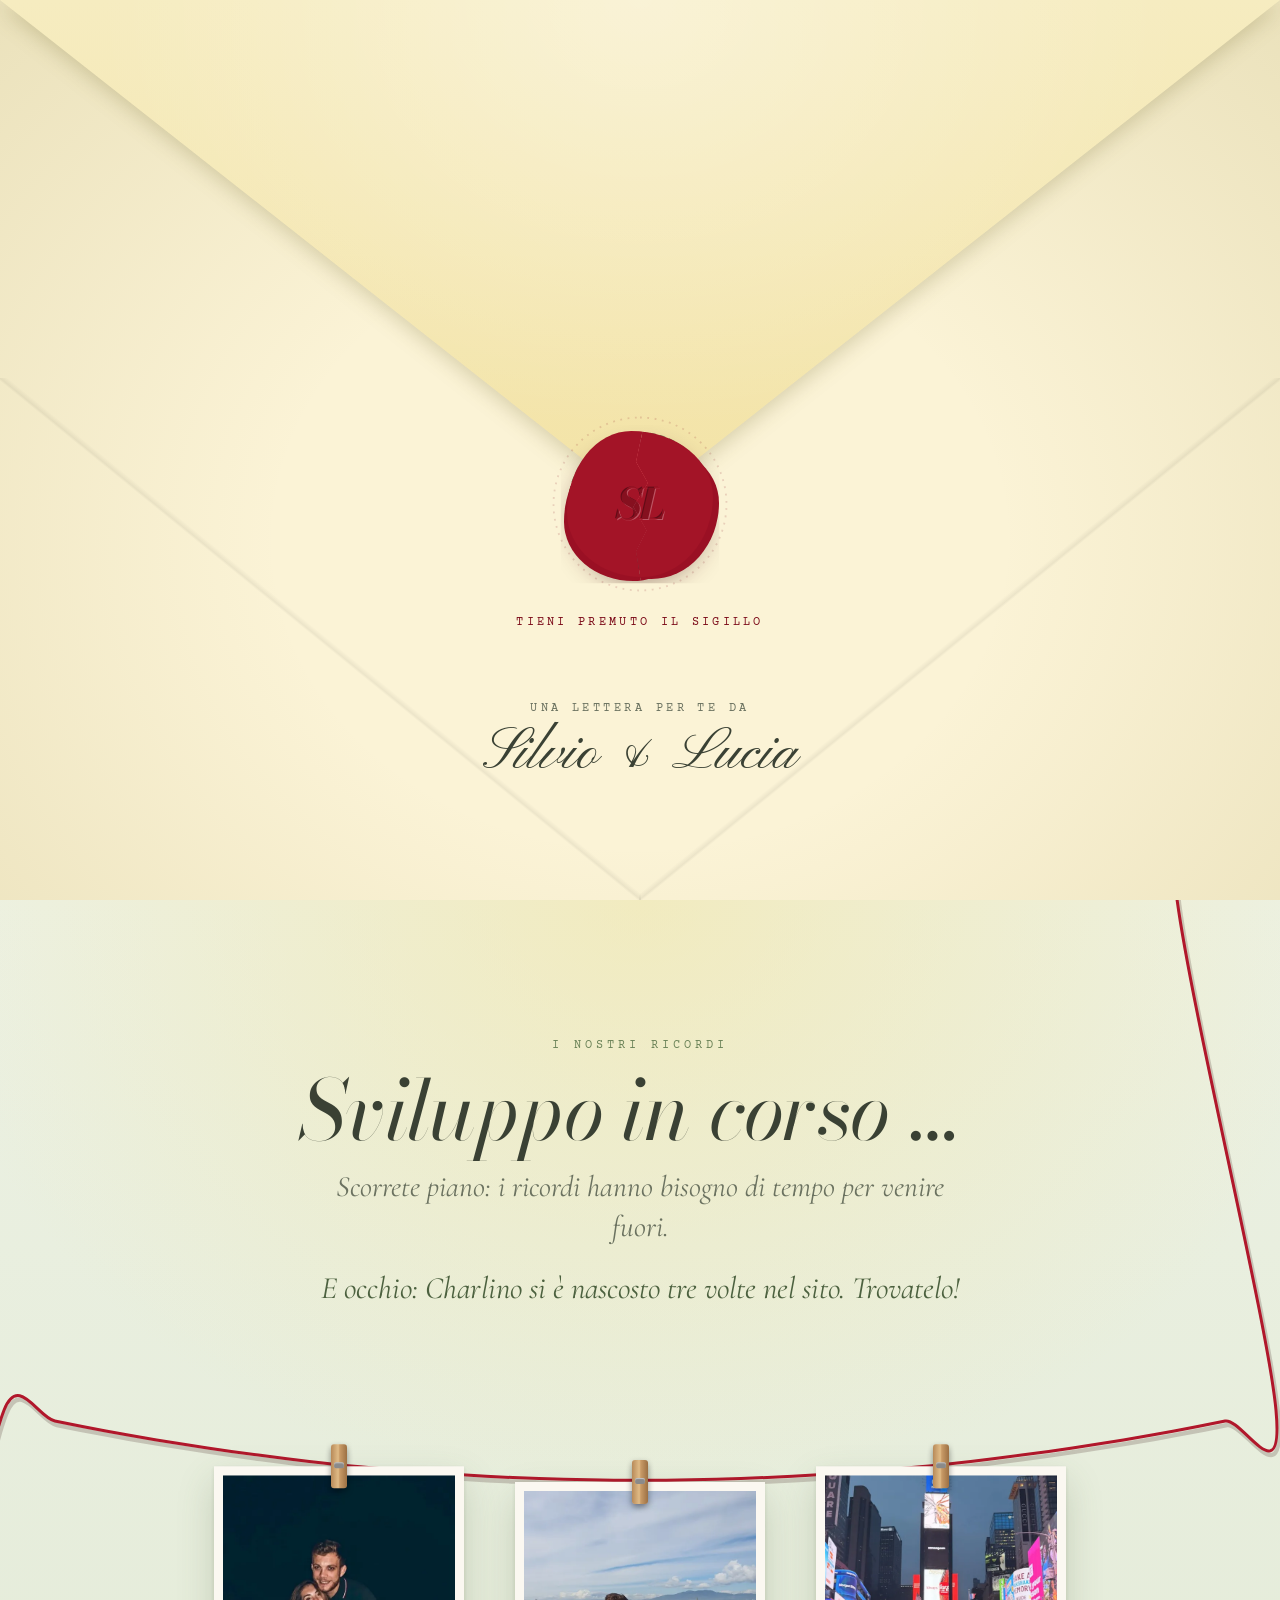
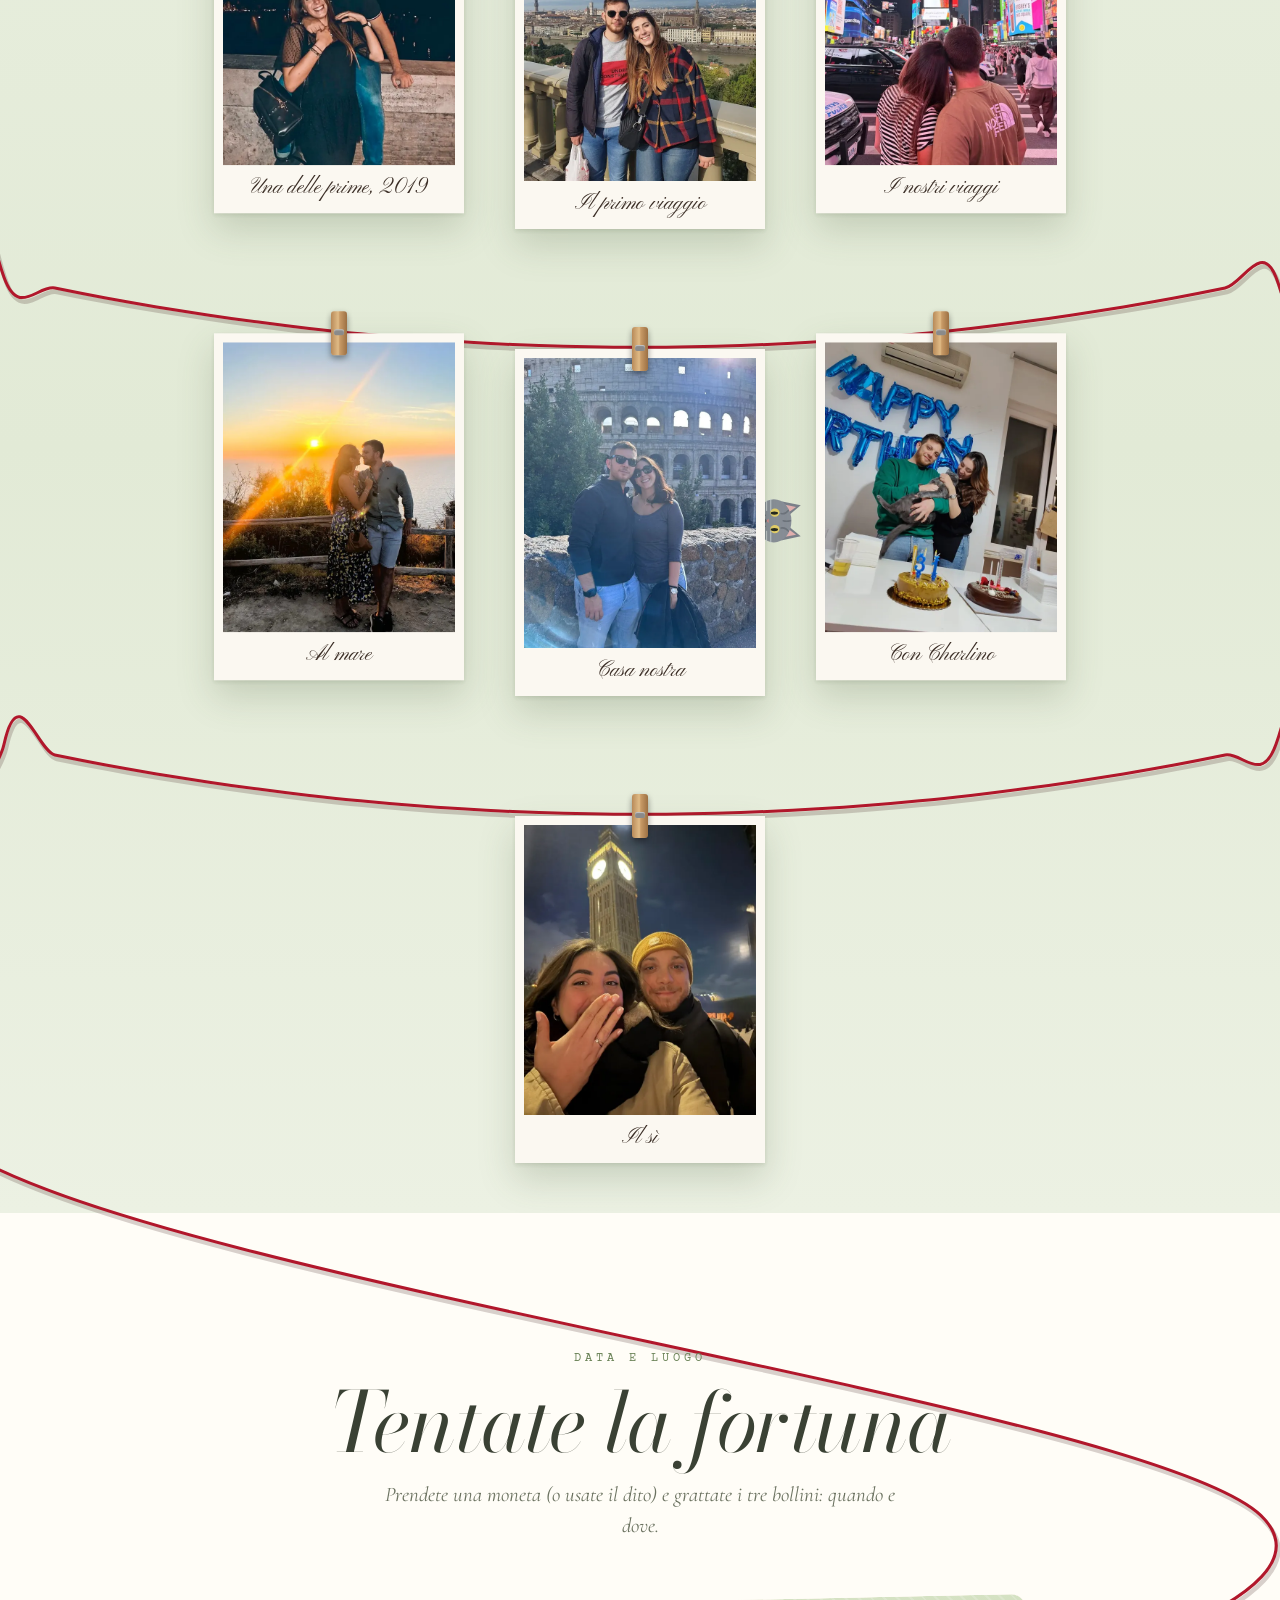
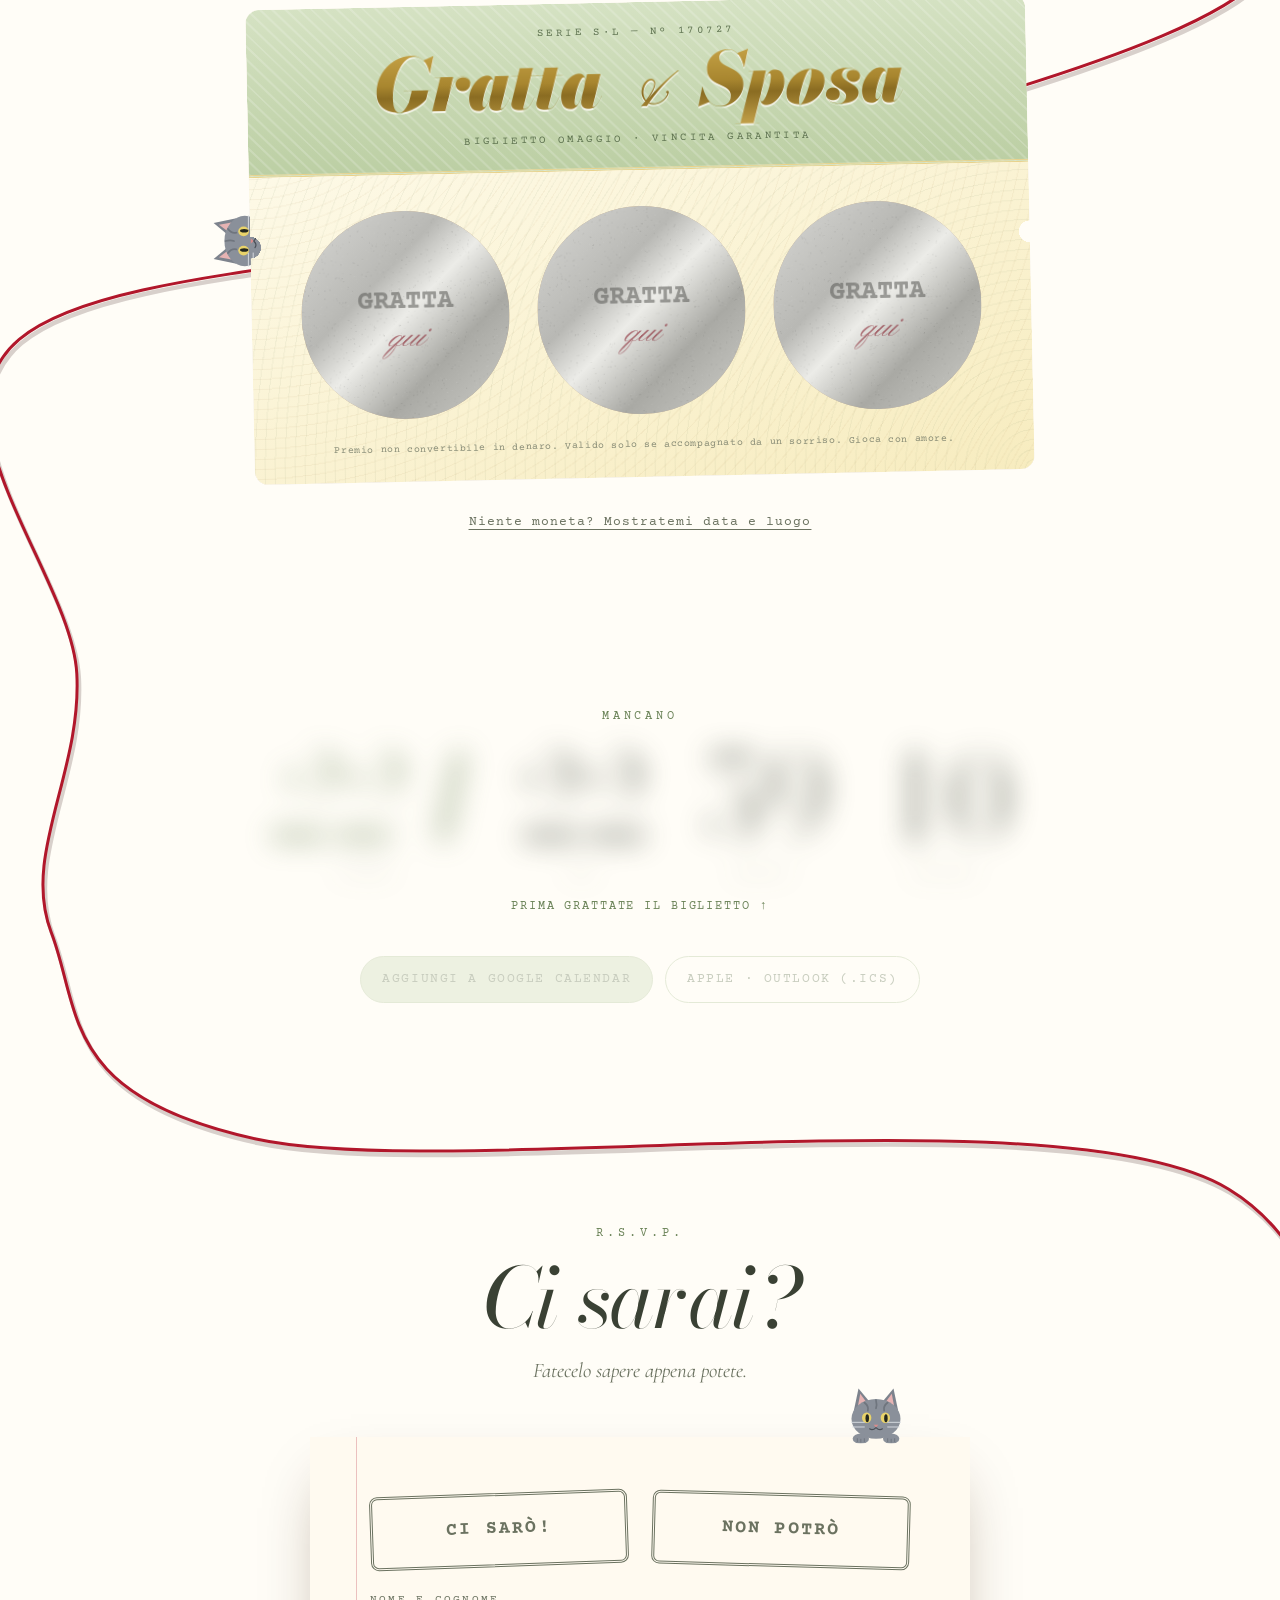
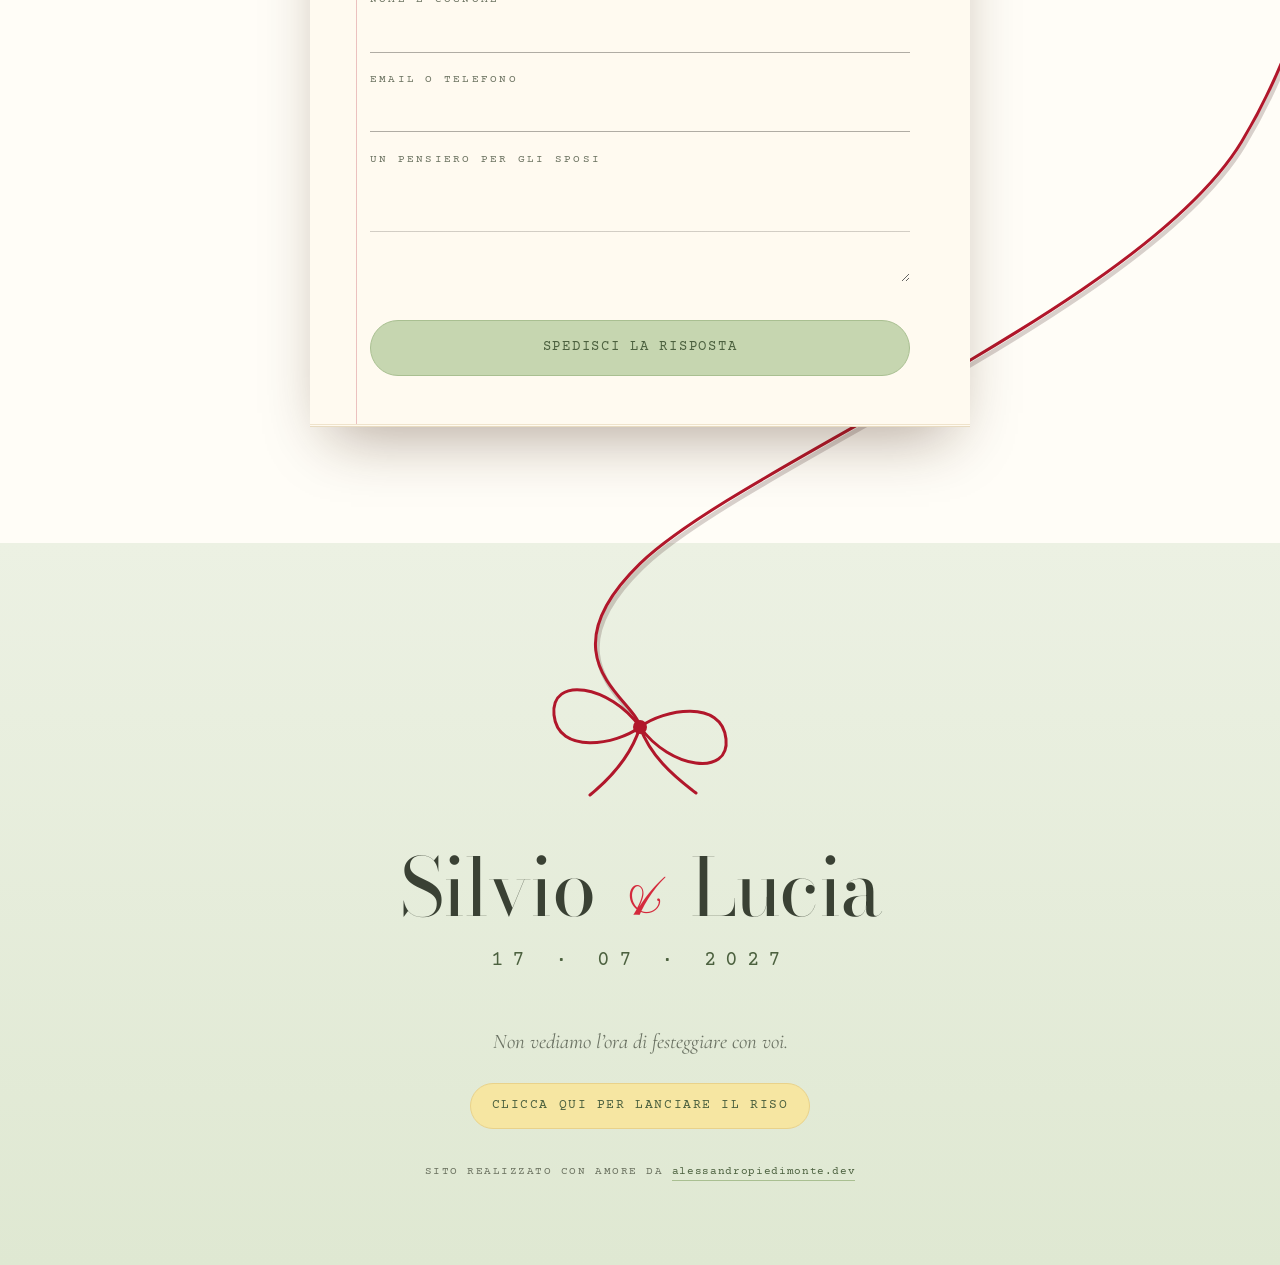
<file: index.html>
<!doctype html>
<html lang="it">
<head>
  <meta charset="utf-8">
  <meta name="viewport" content="width=device-width, initial-scale=1, viewport-fit=cover">
  <title>Silvio &amp; Lucia · Save the Date</title>
  <meta name="description" content="Silvio e Lucia si sposano. Estate 2027: segnatevi la data, anzi… grattatela.">
  <meta name="theme-color" content="#fffdf7">

  <meta property="og:type" content="website">
  <meta property="og:title" content="Silvio &amp; Lucia · Save the Date">
  <meta property="og:description" content="Un filo rosso ci ha portati fin qui. Seguitelo.">
  <meta property="og:url" content="https://alepiedi.github.io/matrimonio-silvio-lucia/">
  <meta property="og:image" content="https://alepiedi.github.io/matrimonio-silvio-lucia/assets/img/og-image.jpg">
  <meta property="og:image:width" content="1200">
  <meta property="og:image:height" content="630">
  <meta property="og:locale" content="it_IT">
  <meta name="twitter:card" content="summary_large_image">

  <link rel="icon" href="assets/img/favicon.svg" type="image/svg+xml">
  <link rel="preconnect" href="https://fonts.googleapis.com">
  <link rel="preconnect" href="https://fonts.gstatic.com" crossorigin>
  <link rel="stylesheet" href="https://fonts.googleapis.com/css2?family=Bodoni+Moda:ital,opsz,wght@0,6..96,400..900;1,6..96,400..900&family=Cormorant+Garamond:ital,wght@0,400;0,600;1,400&family=Courier+Prime:wght@400;700&family=Pinyon+Script&display=swap">
  <link rel="stylesheet" href="assets/css/style.css">

  <script src="assets/js/config.js"></script>
  <script src="assets/js/main.js" defer></script>
</head>
<body class="is-locked">

  <!-- ============ 0. BUSTA CON SIGILLO ============ -->
  <div class="intro" id="intro">
    <div class="envelope">
      <div class="envelope__pocket"></div>
      <div class="envelope__flap"></div>
    </div>

    <div class="intro__address">
      <span class="intro__to">Una lettera per te da</span>
      <span class="intro__from"><span data-bind="lui">Silvio</span> &amp; <span data-bind="lei">Lucia</span></span>
    </div>

    <button class="seal" id="seal" type="button" aria-label="Tieni premuto il sigillo per aprire l'invito">
      <svg class="seal__ring" viewBox="0 0 200 200" aria-hidden="true">
        <circle class="seal__ring-track" cx="100" cy="100" r="94" />
        <circle class="seal__ring-fill" id="sealRing" cx="100" cy="100" r="94" pathLength="1" />
      </svg>
      <span class="seal__half seal__half--l" aria-hidden="true"></span>
      <span class="seal__half seal__half--r" aria-hidden="true"></span>
    </button>

    <p class="intro__hint" id="introHint">Tieni premuto il sigillo</p>
  </div>

  <!-- Charlino, il gatto: disegnato una volta e riusato nei nascondigli -->
  <svg width="0" height="0" style="position:absolute" aria-hidden="true">
    <symbol id="charlinoSvg" viewBox="0 0 120 100">
      <path d="M22 44 L30 6 L50 30 Z" fill="#7d838d"/><path d="M98 44 L90 6 L70 30 Z" fill="#7d838d"/>
      <path d="M29 36 L33 15 L44 30 Z" fill="#e6b3b3"/><path d="M91 36 L87 15 L76 30 Z" fill="#e6b3b3"/>
      <ellipse cx="60" cy="58" rx="42" ry="34" fill="#8a909a"/>
      <path d="M40 30 q8 6 6 14 M60 26 q2 8 0 14 M80 30 q-8 6 -6 14" stroke="#6f757e" stroke-width="3" fill="none" stroke-linecap="round"/>
      <ellipse cx="44" cy="56" rx="8" ry="9" fill="#e9d36a"/><ellipse cx="76" cy="56" rx="8" ry="9" fill="#e9d36a"/>
      <ellipse class="charlino__pupil" cx="45" cy="57" rx="3" ry="7" fill="#22261f"/><ellipse class="charlino__pupil" cx="77" cy="57" rx="3" ry="7" fill="#22261f"/>
      <path d="M56 68 h8 l-4 5 z" fill="#d98c8c"/>
      <path d="M60 73 q-6 6 -11 2 M60 73 q6 6 11 2" stroke="#4b5058" stroke-width="2" fill="none" stroke-linecap="round"/>
      <path d="M18 64 h22 M20 72 h20 M102 64 h-22 M100 72 h-20" stroke="#d9dde2" stroke-width="1.6" stroke-linecap="round"/>
      <ellipse cx="34" cy="92" rx="14" ry="9" fill="#8a909a"/><ellipse cx="86" cy="92" rx="14" ry="9" fill="#8a909a"/>
      <path d="M28 92 v5 M34 93 v5 M40 92 v5 M80 92 v5 M86 93 v5 M92 92 v5" stroke="#6f757e" stroke-width="1.6" stroke-linecap="round"/>
    </symbol>
  </svg>

  <!-- contatore di Charlino -->
  <div class="cat-toast" id="catToast" role="status" aria-live="polite" hidden></div>

  <!-- messaggio segreto quando Charlino è stato trovato tre volte -->
  <div class="secret" id="secret" role="dialog" aria-modal="true" aria-labelledby="secretTitle" hidden>
    <div class="secret__card">
      <svg class="secret__cat" viewBox="0 0 120 100" aria-hidden="true"><use href="#charlinoSvg"/></svg>
      <p class="kicker">Messaggio segreto</p>
      <h2 id="secretTitle">Hai trovato Charlino!</h2>
      <p class="secret__text" id="secretText"></p>
      <p class="secret__prize" id="secretPrize"></p>
      <button class="btn" type="button" id="secretClose">Torna al sito</button>
    </div>
  </div>

  <!-- invito a scendere: compare quando si resta fermi -->
  <button class="guide" id="guide" type="button" aria-label="Scorri alla parte successiva">
    <span>Scorri</span><i aria-hidden="true">↓</i>
  </button>

  <!-- chicchi di riso -->
  <canvas class="rice" id="rice" aria-hidden="true"></canvas>

  <main id="main">
    <!-- IL FILO ROSSO: disegnato via JS sopra tutta la pagina -->
    <svg class="thread" id="thread" aria-hidden="true">
      <path class="thread__shadow" id="threadShadow" />
      <path class="thread__base" id="threadBase" />
    </svg>
    <span class="thread-tip" id="threadTip" aria-hidden="true"></span>

    <!-- ============ 1. HERO ============ -->
    <section class="hero" id="top" data-thread="-0.03,0.34; 0.12,0.40">

      <p class="eyebrow reveal-hero">Save the date · Estate <span data-bind="anno">2027</span></p>

      <h1 class="hero__names">
        <span class="name name--lui" data-split data-bind="lui">Silvio</span>
        <span class="amp" aria-label="e">&amp;</span>
        <span class="amp__loop" aria-hidden="true" data-thread="0.0,0.9; 0.5,1.0; 0.95,0.55; 0.55,0.0; 0.12,0.4; 0.55,0.95; 1.3,1.0"></span>
        <span class="name name--lei" data-split data-bind="lei">Lucia</span>
      </h1>

      <p class="hero__tag reveal-hero">Segnatevi una data.<br><em>Anzi, grattatela.</em></p>

      <span class="hero__exit" data-thread="0.5,0.2; 0.5,1"></span>
    </section>

    <!-- ============ 2. CAMERA OSCURA ============ -->
    <section class="darkroom" id="foto">
      <div class="darkroom__lamp" aria-hidden="true"></div>
      <header class="section-head">
        <p class="kicker">I nostri ricordi</p>
        <h2>Sviluppo in <span class="nobr">corso<span class="dots">…</span></span></h2>
        <p class="section-sub">Scorrete piano: i ricordi hanno bisogno di tempo per venire fuori.<br><span class="cat-hint">E occhio: Charlino si è nascosto tre volte nel sito. Trovatelo!</span></p>
      </header>
      <div class="line" id="line" data-thread-gallery></div>
    </section>

    <!-- ============ 3. GRATTA & SPOSA (data e luogo) ============ -->
    <section class="luck" id="data" data-thread="0.985,0.3; 0.5,0.58; 0.015,0.72">
      <header class="section-head">
        <p class="kicker">Data e luogo</p>
        <h2>Tentate la fortuna</h2>
        <p class="section-sub">Prendete una moneta (o usate il dito) e grattate i tre bollini: quando e dove.</p>
      </header>

      <div class="ticket-wrap">
      <button class="charlino charlino--ticket" type="button" data-charlino="biglietto" aria-label="Hai trovato Charlino!"><svg viewBox="0 0 120 100" aria-hidden="true"><use href="#charlinoSvg"/></svg><span class="charlino__bubble" aria-hidden="true">Miao!</span></button>
      <div class="ticket" id="ticket">
        <div class="ticket__head">
          <span class="ticket__serial">Serie S·L — Nº <span data-bind="serial">170727</span></span>
          <span class="ticket__brand">Gratta <i>&amp;</i> Sposa</span>
          <span class="ticket__price">Biglietto omaggio · vincita garantita</span>
        </div>

        <div class="ticket__spots">
          <div class="spot" data-spot>
            <div class="spot__prize"><small>giorno</small><strong data-bind="giorno">17</strong><em data-bind="settimana">sabato</em></div>
            <canvas aria-hidden="true"></canvas>
          </div>
          <div class="spot" data-spot>
            <div class="spot__prize"><small>mese</small><strong data-bind="mese">luglio</strong><em data-bind="anno">2027</em></div>
            <canvas aria-hidden="true"></canvas>
          </div>
          <div class="spot" data-spot>
            <div class="spot__prize spot__prize--place"><small>dove</small><strong data-bind="luogoBreve">Case Gialle</strong><em data-bind="citta">Melizzano</em></div>
            <canvas aria-hidden="true"></canvas>
          </div>
        </div>

        <div class="ticket__win" id="ticketWin" aria-live="polite">
          <span class="ticket__win-big">Hai vinto!</span>
          <span class="ticket__win-small">Un invito al nostro matrimonio</span>
          <span class="ticket__win-when"><span data-bind="dataLunga">sabato 17 luglio 2027</span><span id="winOra"> · ore <span data-bind="ora">17:30</span></span></span>
          <span class="ticket__win-where"><span data-bind="luogoNome">Le Case Gialle</span>, <span data-bind="indirizzo">Melizzano (BN)</span></span>
          <a class="btn btn--small ticket__maps" data-bind-href="maps" target="_blank" rel="noopener">Apri in Maps</a>
        </div>

        <p class="ticket__foot">Premio non convertibile in denaro. Valido solo se accompagnato da un sorriso. Gioca con amore.</p>
      </div>

      </div>

      <button class="link-btn" type="button" id="revealAll">Niente moneta? Mostratemi data e luogo</button>
    </section>

    <!-- ============ 4. COUNTDOWN ============ -->
    <section class="countdown is-locked" id="countdown" data-thread="0.06,0.1; 0.04,0.6; 0.2,1">
      <p class="kicker">Mancano</p>
      <div class="cd" aria-live="off">
        <div class="cd__unit"><span class="cd__num" id="cdD">000</span><small>giorni</small></div>
        <div class="cd__unit"><span class="cd__num" id="cdH">00</span><small>ore</small></div>
        <div class="cd__unit"><span class="cd__num" id="cdM">00</span><small>minuti</small></div>
        <div class="cd__unit"><span class="cd__num" id="cdS">00</span><small>secondi</small></div>
      </div>
      <p class="cd__lock">Prima grattate il biglietto ↑</p>
      <div class="cal-btns">
        <a class="btn" id="gcal" target="_blank" rel="noopener">Aggiungi a Google Calendar</a>
        <button class="btn btn--ghost" type="button" id="ics">Apple · Outlook (.ics)</button>
      </div>
    </section>

    <!-- ============ 5. RSVP ============ -->
    <section class="rsvp" id="rsvp" data-thread="0.96,0.05; 0.97,0.6; 0.5,1.02">
      <header class="section-head">
        <p class="kicker">R.S.V.P.</p>
        <h2>Ci sarai?</h2>
        <p class="section-sub" id="rsvpBy">Fatecelo sapere entro il <strong data-bind="entro">31 marzo 2027</strong>.</p>
      </header>

      <form class="letter" id="rsvpForm" novalidate>
        <button class="charlino charlino--letter" type="button" data-charlino="lettera" aria-label="Hai trovato Charlino!"><svg viewBox="0 0 120 100" aria-hidden="true"><use href="#charlinoSvg"/></svg><span class="charlino__bubble" aria-hidden="true">Miao!</span></button>
        <p class="letter__already" id="rsvpAlready" hidden>Hai già risposto: puoi inviare di nuovo per modificare la tua risposta.</p>

        <fieldset class="choice">
          <legend class="sr-only">Parteciperai?</legend>
          <label class="stamp-choice stamp-choice--yes">
            <input type="radio" name="partecipa" value="si" required>
            <span>Ci sarò!</span>
          </label>
          <label class="stamp-choice stamp-choice--no">
            <input type="radio" name="partecipa" value="no">
            <span>Non potrò</span>
          </label>
        </fieldset>

        <label class="field">
          <span>Nome e cognome</span>
          <input name="nome" type="text" autocomplete="name" required>
        </label>
        <label class="field">
          <span>Email o telefono</span>
          <input name="contatto" type="text" autocomplete="email" required>
        </label>

        <div class="if-yes" id="ifYes">
          <div class="if-yes-inner">
          <label class="field">
            <span>Allergie, intolleranze, menù speciali</span>
            <input name="allergie" type="text">
          </label>
          </div>
        </div>

        <label class="field">
          <span>Un pensiero per gli sposi</span>
          <textarea name="messaggio" rows="3"></textarea>
        </label>

        <input class="hp" type="text" name="_gotcha" tabindex="-1" autocomplete="off" aria-hidden="true">

        <p class="letter__error" id="rsvpError" role="alert" hidden></p>
        <button class="btn btn--send" type="submit" id="rsvpSend">Spedisci la risposta</button>

        <div class="postmark" aria-hidden="true">
          <svg viewBox="0 0 200 200">
            <defs><path id="pmCircle" d="M100 100 m-72 0 a72 72 0 1 1 144 0 a72 72 0 1 1 -144 0"/></defs>
            <circle cx="100" cy="100" r="92" fill="none" stroke="currentColor" stroke-width="5"/>
            <circle cx="100" cy="100" r="58" fill="none" stroke="currentColor" stroke-width="3"/>
            <text font-size="17" letter-spacing="3" fill="currentColor"><textPath href="#pmCircle">POSTE DEL CUORE · S &amp; L · 2027 ·</textPath></text>
            <text x="100" y="108" text-anchor="middle" font-size="24" font-weight="700" fill="currentColor">RICEVUTO</text>
          </svg>
        </div>
      </form>

      <div class="rsvp__done" id="rsvpDone" hidden>
        <p class="rsvp__done-big" id="rsvpDoneBig">Evviva!</p>
        <p class="rsvp__done-text" id="rsvpDoneText"></p>
        <button class="btn shake-btn js-shake" type="button" id="rsvpShake" hidden><span class="js-shake-label">Scuoti il telefono per lanciare il riso</span></button>
        <button class="link-btn" type="button" id="rsvpAgain">Modifica la risposta</button>
      </div>
    </section>

    <!-- ============ 6. IL NODO ============ -->
    <footer class="finale" id="fine">
      <svg class="knot" id="knot" viewBox="0 0 240 160" aria-hidden="true" data-thread="0.5,0.52">
        <path pathLength="1" d="M120 82 C 90 40, 30 30, 34 70 C 38 110, 96 100, 120 82 C 144 64, 202 54, 206 94 C 210 132, 150 124, 120 82" />
        <path pathLength="1" d="M120 82 C 112 108, 92 132, 70 150" />
        <path pathLength="1" d="M120 82 C 130 110, 152 130, 176 148" />
        <circle cx="120" cy="82" r="7" />
      </svg>
      <p class="finale__names"><span data-bind="lui">Silvio</span> <i>&amp;</i> <span data-bind="lei">Lucia</span></p>
      <p class="finale__date" data-bind="dataPunti">17 · 07 · 2027</p>
      <p class="finale__small">Non vediamo l’ora di festeggiare con voi.</p>
      <button class="btn btn--ghost-light shake-btn js-shake" type="button"><span class="js-shake-label">Scuoti il telefono per lanciare il riso</span></button>
      <p class="finale__credit">Sito realizzato con amore da <a href="https://alessandropiedimonte.dev" target="_blank" rel="noopener">alessandropiedimonte.dev</a></p>
    </footer>
  </main>
</body>
</html>
</file>
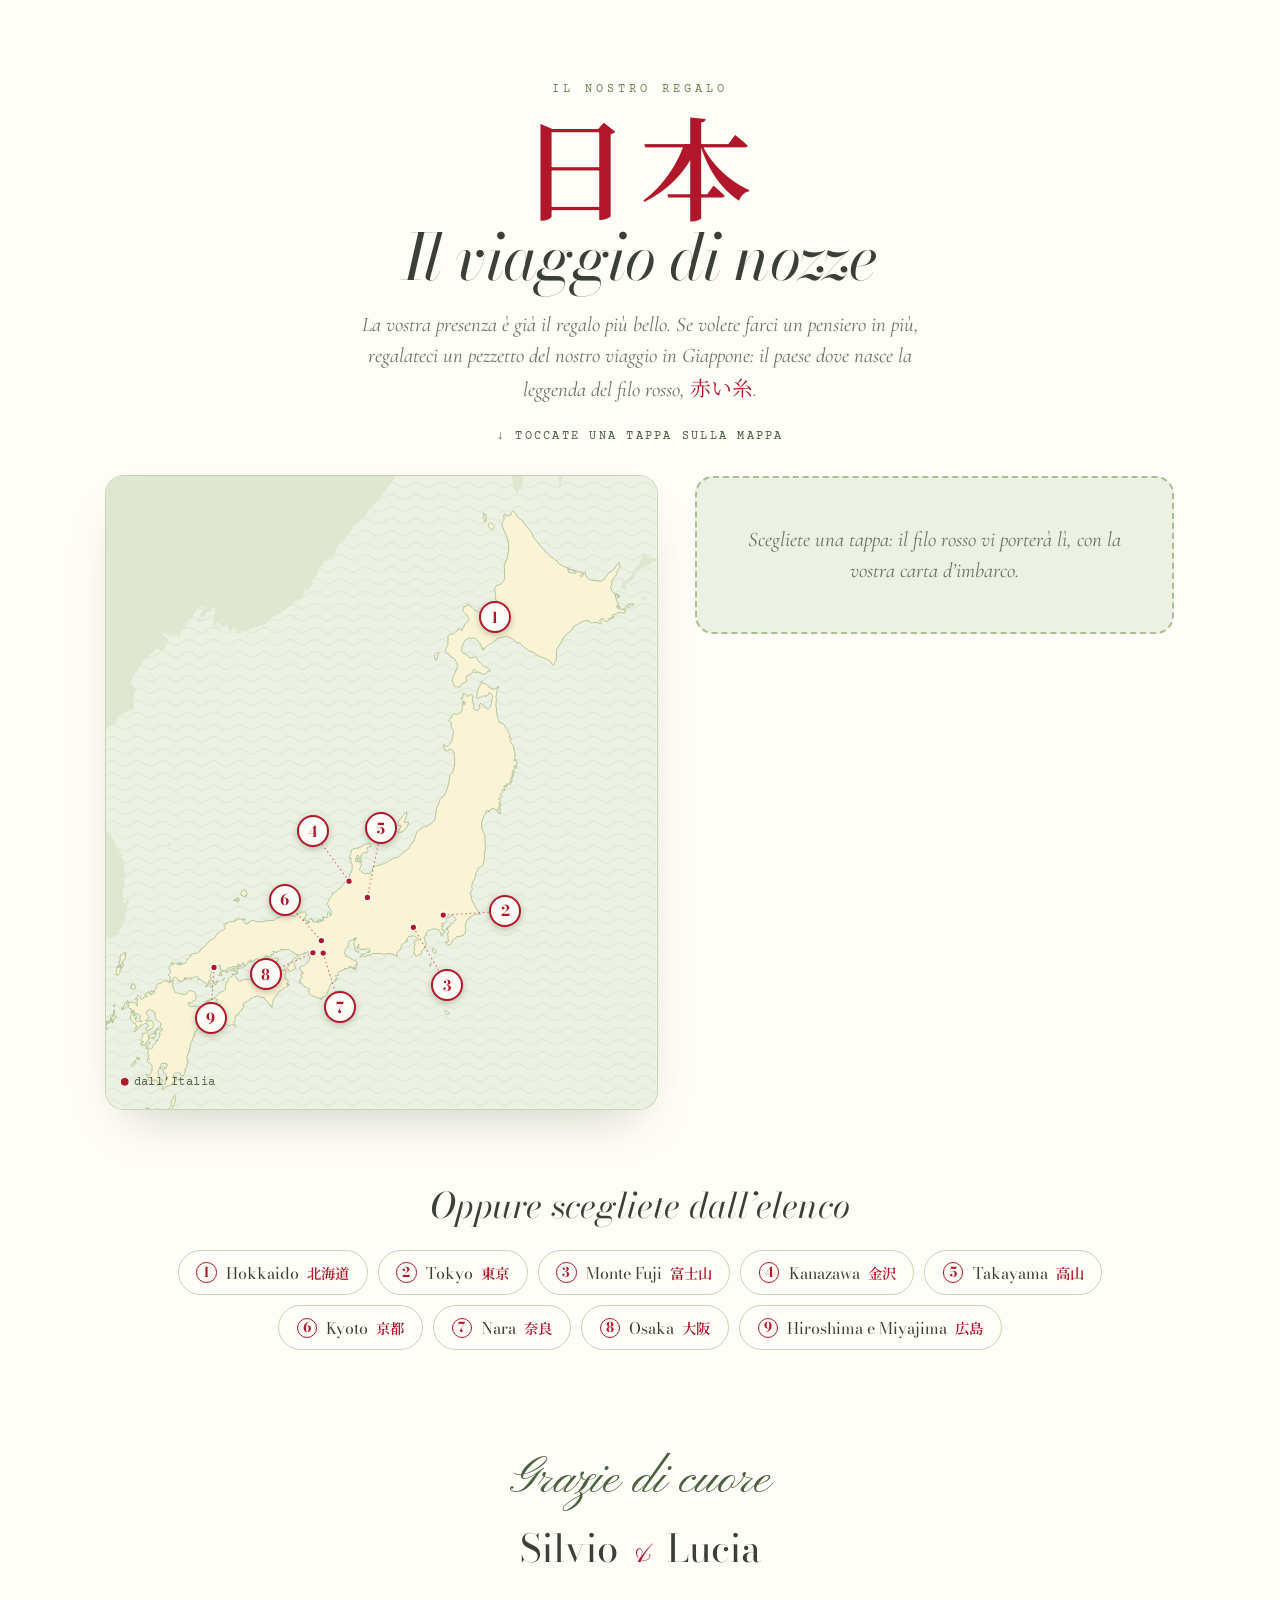
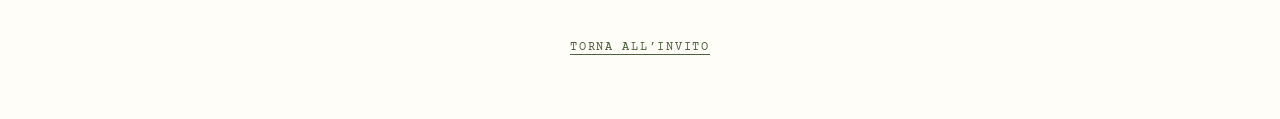
<file: viaggio/index.html>
<!doctype html>
<html lang="it">
<head>
  <meta charset="utf-8">
  <meta name="viewport" content="width=device-width, initial-scale=1, viewport-fit=cover">
  <title>Il viaggio di nozze · Silvio &amp; Lucia</title>
  <meta name="description" content="Silvio e Lucia partono per il Giappone: scegliete una tappa del loro viaggio di nozze.">
  <meta name="robots" content="noindex, nofollow">
  <meta name="theme-color" content="#fffdf7">
  <meta property="og:title" content="Il viaggio di nozze di Silvio &amp; Lucia">
  <meta property="og:description" content="Il filo rosso ci porta in Giappone. Scegliete una tappa del nostro viaggio.">
  <link rel="icon" href="../assets/img/favicon.svg" type="image/svg+xml">
  <link rel="preconnect" href="https://fonts.googleapis.com">
  <link rel="preconnect" href="https://fonts.gstatic.com" crossorigin>
  <link rel="stylesheet" href="https://fonts.googleapis.com/css2?family=Bodoni+Moda:ital,opsz,wght@0,6..96,400..900;1,6..96,400..900&family=Cormorant+Garamond:ital,wght@0,400;0,600;1,400&family=Courier+Prime:wght@400;700&family=Pinyon+Script&display=swap">
  <link rel="stylesheet" href="https://fonts.googleapis.com/css2?family=Noto+Serif+JP:wght@600&display=swap&text=%E3%81%84%E4%BA%AC%E5%8C%97%E5%A3%AB%E5%A4%A7%E5%A5%88%E5%AF%8C%E5%B1%B1%E5%B3%B6%E5%BA%83%E6%97%A5%E6%9C%AC%E6%9D%B1%E6%B2%A2%E6%B5%B7%E7%B3%B8%E8%89%AF%E8%B5%A4%E9%81%93%E9%83%BD%E9%87%91%E9%98%AA%E9%AB%98">
  <link rel="stylesheet" href="viaggio.css">
  <script src="config.js"></script>
  <script src="viaggio.js" defer></script>
</head>
<body>
  <main class="trip">
    <header class="trip-head">
      <p class="kicker">Il nostro regalo</p>
      <h1><span class="jp" aria-hidden="true">日本</span><span class="trip-title">Il viaggio di nozze</span></h1>
      <p class="lead">La vostra presenza è già il regalo più bello. Se volete farci un pensiero in più, regalateci un pezzetto del nostro viaggio in Giappone: il paese dove nasce la leggenda del filo rosso, <span class="jp-inline" lang="ja">赤い糸</span>.</p>
      <p class="cue"><span aria-hidden="true">↓</span> Toccate una tappa sulla mappa</p>
    </header>

    <section class="board">
      <div class="map" id="map">
        <svg class="map__svg" viewBox="0 0 1000 1150" aria-hidden="true">
          <defs>
            <pattern id="waves" width="46" height="22" patternUnits="userSpaceOnUse">
              <path d="M0 16 q11.5 -10 23 0 t23 0" fill="none" stroke="#c9d8b6" stroke-width="1.6" opacity=".55"/>
            </pattern>
          </defs>
          <rect class="map__sea" width="1000" height="1150"/>
          <rect width="1000" height="1150" fill="url(#waves)"/>
          <path class="map__near" d="M-10,626L-9,627L-9,629L1,642L4,648L9,653L9,653L12,656L12,658L12,660L13,661L15,662L16,664L17,669L18,670L19,671L19,671L22,677L23,678L24,680L24,681L25,682L27,685L28,687L29,693L30,696L33,700L33,700L33,701L32,702L32,703L32,704L32,706L33,712L33,715L35,721L35,724L35,727L34,729L33,732L33,732L33,735L34,738L34,740L34,746L33,748L32,750L31,751L31,752L30,761L31,762L31,763L31,763L32,763L32,766L32,767L33,768L33,768L33,769L32,770L32,770L31,770L30,771L30,772L31,773L32,774L33,775L34,776L36,774L39,770L40,769L41,770L41,771L42,772L42,774L41,775L39,779L39,781L38,786L37,790L37,793L35,797L34,799L34,800L34,802L35,802L35,803L35,804L35,806L34,809L34,810L33,811L32,812L32,811L31,809L31,808L30,807L29,809L30,809L31,810L31,811L31,811L31,812L30,813L29,813L29,813L29,814L29,815L29,816L29,817L28,818L29,819L29,819L29,820L28,820L27,821L25,823L24,822L24,824L23,825L23,825L23,826L23,827L23,827L22,829L22,831L21,832L20,833L20,834L19,834L18,834L17,834L17,834L16,834L16,834L16,835L16,836L16,836L16,837L15,838L13,837L13,837L12,836L11,838L10,839L10,840L9,841L9,840L9,839L9,840L9,841L8,841L8,841L8,841L7,841L7,841L6,841L6,839L6,838L7,836L7,835L6,835L6,836L4,839L3,839L3,837L3,836L3,836L3,837L2,839L1,839L-3,839L-3,837L-4,837L-4,839L-5,839L-6,838L-7,837L-7,837L-8,838L-8,835L-8,834L-9,835L-9,835L-9,836L-10,836L-10,626ZM-10,862L-10,862L-9,862L-9,863L-9,863L-10,863L-10,862ZM-10,846L-9,845L-9,844L-9,843L-8,842L-7,843L-7,843L-7,844L-7,846L-7,847L-7,848L-7,848L-6,849L-6,850L-6,851L-7,853L-6,853L-6,852L-6,852L-5,853L-5,853L-6,854L-6,855L-6,856L-7,855L-7,856L-6,858L-6,859L-6,859L-7,859L-8,858L-9,858L-9,859L-9,859L-10,860L-10,846ZM116,666L117,667L117,669L117,671L116,672L115,672L113,672L112,671L111,670L111,669L111,668L112,667L114,667L116,666ZM0,843L0,844L-1,845L-1,845L-1,845L-2,843L-2,843L-2,843L-2,842L-2,841L-3,841L-2,840L-2,840L-1,840L-1,840L0,841ZM-10,337L-9,337L-8,336L-7,335L-2,335L2,336L3,337L5,336L6,333L7,332L8,331L9,331L10,331L12,329L12,328L12,327L14,328L15,328L16,327L17,325L19,324L20,323L20,322L21,322L21,321L21,321L19,321L19,320L19,319L20,319L20,319L21,318L21,318L21,317L21,316L22,316L21,315L21,315L20,315L20,315L20,314L21,314L22,314L22,313L22,312L22,312L22,312L22,311L22,311L22,310L22,310L25,309L26,309L26,307L26,306L27,306L28,307L29,306L28,306L28,305L28,305L29,304L29,305L30,306L31,306L31,306L32,305L32,305L33,305L36,307L36,308L38,309L38,309L38,310L39,310L40,310L40,310L40,309L40,308L41,308L42,307L42,306L42,305L42,304L44,305L47,305L48,305L50,302L50,299L50,297L50,294L52,292L52,292L51,292L50,291L51,290L53,289L52,288L53,287L53,287L53,286L53,286L52,285L52,285L51,283L52,282L52,281L52,280L53,278L54,277L54,275L56,269L56,268L57,268L57,266L57,265L57,264L59,264L60,264L59,264L59,263L59,263L58,262L59,262L60,261L61,261L61,261L62,262L63,264L64,265L65,265L66,265L68,265L70,264L72,263L73,264L72,265L72,266L71,267L71,268L73,269L76,269L79,270L80,272L79,279L79,282L80,284L83,288L83,289L87,292L88,292L89,292L89,292L89,293L90,293L89,295L90,296L91,297L92,296L92,295L91,294L92,293L93,292L94,292L94,293L95,294L95,297L95,298L96,300L96,300L96,301L96,301L96,301L97,302L98,305L98,306L99,306L101,307L102,308L102,309L103,311L103,313L103,314L103,315L105,316L104,317L103,317L101,318L100,318L99,318L99,319L99,317L99,316L99,316L98,315L97,315L96,314L94,314L94,313L92,313L92,313L92,314L91,315L90,315L90,314L89,314L88,314L88,314L88,315L87,316L87,316L87,317L87,318L87,318L88,318L88,319L88,320L88,320L87,320L86,319L86,319L85,320L86,321L85,321L85,322L84,322L84,324L83,325L83,325L83,323L83,322L83,321L82,321L79,323L78,325L77,325L77,325L77,326L77,331L76,331L76,331L75,331L74,332L74,332L75,333L74,333L74,333L73,332L72,332L70,332L69,333L69,334L69,335L68,335L68,335L68,336L67,338L67,339L67,339L66,337L65,338L65,339L64,340L65,340L65,341L65,341L65,342L64,342L64,343L64,343L64,344L63,344L63,345L63,346L63,347L62,347L62,346L60,345L59,346L59,347L59,349L59,352L58,354L57,355L57,356L56,357L55,355L55,355L53,357L52,359L51,362L50,362L49,363L48,365L47,368L46,371L45,373L46,374L46,376L46,377L46,379L47,381L48,382L49,382L50,382L51,383L52,384L52,385L53,385L53,385L54,385L54,386L54,386L54,386L54,387L54,388L53,389L53,390L52,390L52,392L49,401L49,405L50,408L49,409L49,410L49,412L50,416L50,416L51,418L52,418L51,419L51,420L51,421L50,422L50,424L50,425L49,426L49,426L48,425L47,426L46,426L45,426L44,426L43,426L43,426L41,426L40,427L40,428L39,428L38,429L37,430L36,429L33,430L31,432L29,433L28,434L27,435L26,437L26,438L25,438L25,438L24,436L24,436L23,436L22,436L21,437L21,437L20,438L20,439L20,439L20,440L20,440L20,441L20,441L19,442L19,443L19,443L19,443L19,444L18,446L18,446L18,447L17,448L15,450L13,453L10,453L7,454L3,459L1,461L-1,461L-2,462L-4,463L-5,463L-5,463L-7,463L-9,464L-10,465L-10,465L-10,337ZM527,-10L523,1L523,4L523,6L519,12L517,13L516,14L516,14L515,15L514,15L514,16L514,16L514,18L513,18L513,19L510,22L510,24L505,29L504,30L503,33L500,36L499,39L498,41L497,42L490,49L488,50L483,55L479,59L476,66L475,67L474,67L473,68L469,75L468,75L466,76L465,76L456,85L451,89L450,89L449,91L449,95L448,96L447,98L444,100L444,100L443,101L443,102L443,102L443,102L442,102L441,102L441,102L437,109L436,109L436,109L436,109L435,109L435,110L435,110L436,111L436,111L436,111L436,113L435,113L433,115L433,115L432,117L432,118L431,118L430,118L430,118L429,119L429,119L429,122L428,123L427,123L426,122L425,122L424,122L424,122L424,123L423,124L423,125L423,125L422,125L421,125L422,126L422,127L423,127L423,128L423,128L422,129L421,129L419,129L419,130L417,133L417,134L417,138L417,139L416,139L416,140L415,140L415,142L415,143L414,144L413,145L411,147L407,149L406,149L404,148L404,148L404,148L403,149L403,150L401,151L399,152L398,152L397,153L397,154L396,155L395,156L395,156L395,158L395,160L394,161L392,164L391,164L389,165L388,166L388,167L387,168L386,169L385,170L385,171L384,172L384,173L384,174L385,174L385,175L385,176L383,177L383,179L383,180L383,181L381,182L379,183L378,184L378,185L378,187L378,187L377,187L377,187L377,188L376,190L376,189L375,188L375,188L374,188L374,189L374,190L374,191L374,192L375,192L375,192L375,193L375,194L375,194L377,193L377,194L375,197L374,198L374,198L372,201L372,202L371,203L371,203L369,203L369,204L369,205L368,205L368,206L368,206L367,206L366,206L366,206L365,207L365,207L364,208L363,208L362,208L362,207L362,206L362,206L362,205L361,205L360,205L360,206L359,206L358,207L358,207L359,208L359,208L360,208L361,209L360,209L360,210L360,212L360,213L359,213L359,213L359,214L357,216L357,217L357,218L357,219L356,219L356,220L355,220L355,221L355,221L355,221L355,222L356,222L355,223L355,223L355,223L355,223L354,223L351,224L346,226L345,227L345,228L344,229L342,230L340,231L338,233L334,238L333,238L332,238L331,238L329,240L329,241L328,241L327,242L326,242L326,242L325,244L324,244L323,244L321,245L318,248L315,250L314,250L312,251L311,252L311,253L310,253L309,252L309,252L308,253L305,255L305,255L304,255L303,255L302,256L301,256L301,257L301,258L301,258L300,259L299,259L299,259L298,260L298,261L297,262L295,263L294,264L287,271L286,271L285,271L284,270L283,270L283,270L282,270L281,271L279,271L276,274L276,275L275,276L275,276L273,274L272,273L271,273L270,273L269,274L269,274L268,273L268,274L268,275L267,275L267,275L266,276L265,276L264,275L264,276L263,276L263,277L263,277L262,277L261,278L260,279L258,280L256,280L253,280L252,280L248,282L247,282L245,285L245,285L243,286L238,286L237,286L236,285L235,284L234,283L235,283L236,282L237,282L238,282L238,282L239,282L239,281L238,280L237,279L234,277L235,276L235,276L234,275L232,275L230,276L229,276L228,277L228,277L229,278L229,278L228,280L228,281L227,281L226,281L225,281L224,281L223,280L223,278L223,277L223,276L222,275L221,275L221,273L222,272L222,270L221,269L220,269L218,271L217,272L217,272L217,272L217,273L217,273L214,273L213,273L213,273L212,273L211,274L211,274L210,274L209,273L207,272L207,272L207,271L207,270L207,269L206,268L206,267L202,267L202,267L201,266L201,267L201,267L201,268L200,268L199,268L198,269L198,270L198,270L198,271L198,271L198,272L198,272L198,272L198,273L198,273L196,273L196,274L196,274L194,271L194,270L195,270L195,268L195,266L195,262L195,260L195,259L195,258L195,257L195,256L195,255L195,255L196,255L196,254L196,253L196,252L197,252L197,252L197,251L196,251L197,250L197,249L197,248L197,248L198,249L198,249L199,248L200,247L199,246L198,245L196,244L195,244L195,243L196,242L197,242L198,241L198,240L198,240L198,240L198,239L196,238L195,237L194,238L194,240L193,241L192,241L192,243L191,244L191,244L186,247L185,247L183,248L182,249L181,252L180,253L178,255L177,256L176,256L174,257L173,256L172,255L172,255L173,254L173,254L174,253L171,255L170,255L169,255L170,254L171,251L172,248L173,247L174,246L176,244L177,244L178,244L178,243L178,242L179,242L181,240L181,239L181,238L181,237L180,237L179,238L178,239L178,240L178,241L176,241L177,239L176,238L172,237L172,237L170,238L169,238L169,238L168,237L168,237L169,236L168,236L168,236L167,236L167,237L167,238L165,239L165,239L164,242L164,243L164,245L163,246L163,246L164,246L165,247L165,248L164,248L163,248L162,248L161,247L161,246L160,247L160,247L160,247L160,248L158,249L158,249L158,250L159,250L160,249L161,248L160,250L159,252L155,258L153,259L154,260L154,261L154,262L153,262L152,262L151,261L150,262L149,263L149,264L150,265L150,266L149,266L149,266L147,267L146,267L146,267L145,266L144,266L144,267L143,269L145,269L145,270L144,272L148,271L148,271L148,272L147,272L146,273L145,274L143,275L142,276L142,277L142,278L142,279L142,279L139,278L137,279L136,281L136,283L135,285L136,285L136,286L136,286L136,286L136,287L136,287L136,287L136,288L136,288L135,288L134,288L134,289L133,290L133,291L133,291L133,292L133,292L134,292L135,293L134,293L135,294L135,294L134,294L134,294L134,295L134,295L134,296L134,297L133,296L133,296L132,296L132,295L131,295L131,295L131,294L131,294L132,293L132,292L131,293L130,292L129,291L129,289L128,288L128,288L127,288L127,290L126,290L124,289L121,290L119,291L118,292L117,293L115,293L115,292L112,291L111,290L112,290L114,290L115,290L117,291L118,291L119,290L119,289L118,288L116,289L115,288L113,288L110,289L110,289L110,288L112,287L112,286L112,285L110,285L109,286L109,287L107,287L107,286L106,285L104,286L102,288L103,289L104,289L107,292L107,292L106,294L108,293L108,293L109,293L109,293L109,294L109,294L113,296L113,297L114,297L114,298L115,298L114,299L114,299L114,299L114,299L113,299L113,299L113,299L112,300L112,300L113,301L113,301L112,303L112,303L111,303L110,303L109,304L108,308L108,310L107,312L107,313L105,316L105,316L103,315L103,314L103,313L103,311L102,309L102,308L101,307L99,306L98,306L98,305L97,302L96,301L96,301L96,301L96,300L96,300L95,298L97,296L98,295L98,293L97,291L96,289L95,288L94,287L92,287L90,287L88,287L87,285L88,282L93,279L98,276L102,275L106,275L107,275L107,274L108,273L109,272L110,272L111,272L114,274L121,274L122,273L122,272L122,271L123,270L124,270L126,270L128,269L127,267L126,265L126,262L126,260L126,259L127,259L127,258L128,258L128,257L129,257L129,256L129,256L129,255L131,254L132,253L132,251L132,250L132,249L131,248L131,246L132,245L133,244L134,242L135,241L135,240L135,237L136,235L136,234L137,234L137,233L137,231L137,228L137,227L136,226L136,226L131,222L131,221L131,219L132,217L132,216L132,216L132,214L132,214L132,213L132,212L132,211L132,210L132,209L132,208L132,208L132,206L131,201L131,200L133,195L134,191L134,190L133,187L133,186L134,185L134,184L134,183L135,182L136,181L136,181L136,180L131,155L125,130L123,125L122,124L120,123L118,119L118,117L120,117L121,117L122,116L123,116L124,115L124,114L124,113L124,113L124,112L127,111L128,111L129,112L130,112L131,113L132,113L135,111L136,111L139,108L139,108L140,108L141,108L145,108L146,108L147,107L147,106L148,106L148,105L156,98L157,97L157,95L156,93L156,92L156,90L157,89L158,88L159,88L162,88L163,88L166,80L168,78L170,78L171,79L171,80L172,82L172,83L173,84L174,85L175,86L176,86L201,93L226,100L230,103L232,103L233,103L234,101L236,100L237,98L239,98L240,96L241,95L241,94L242,94L242,93L241,90L241,88L240,85L241,84L240,82L242,74L242,73L242,71L243,70L245,65L245,64L246,64L248,63L250,63L252,61L253,61L255,59L256,59L258,59L259,58L258,57L259,55L259,55L260,55L262,55L261,54L261,53L260,53L262,52L262,51L262,50L262,49L260,49L260,48L261,46L262,43L264,42L263,42L262,41L262,40L262,39L262,38L263,38L263,38L263,36L264,34L265,33L266,33L266,34L266,34L267,34L267,35L268,34L268,34L268,34L268,33L269,33L269,32L269,31L269,30L269,30L270,29L271,30L272,30L274,23L275,19L275,18L274,15L274,13L274,12L275,12L276,11L278,10L278,9L279,8L279,8L279,7L280,7L280,7L281,8L281,8L282,8L283,7L283,6L283,5L284,4L285,4L285,3L285,2L285,1L285,0L286,-1L286,-2L285,-2L284,-2L284,-2L283,-3L284,-4L287,-6L287,-8L287,-9L286,-10L527,-10ZM174,261L174,261L174,262L174,262L173,263L171,265L169,265L166,264L164,263L166,262L165,262L165,261L165,260L166,261L166,261L166,259L166,259L166,259L167,258L168,258L169,259L170,259L170,259L168,257L170,257L171,258L172,259L174,260ZM832,-10L832,-10L831,-8L832,-7L834,-7L835,-6L833,-4L832,-4L832,-3L832,-1L832,0L831,0L831,1L830,1L830,2L830,3L829,5L828,6L826,9L826,10L826,16L826,17L826,18L825,18L825,19L824,21L824,21L824,22L824,22L823,21L823,19L823,17L823,16L823,15L823,14L823,12L823,11L823,11L823,10L823,8L823,6L821,-1L821,-3L818,-9L819,-10L832,-10ZM762,-10L761,-7L759,-2L758,-1L758,0L758,3L757,9L757,10L757,11L756,12L756,13L756,15L755,16L754,18L755,19L754,20L754,22L754,23L753,23L750,24L750,25L749,28L748,32L748,32L747,32L746,31L745,30L743,26L739,22L739,21L739,16L737,2L736,-2L734,-10L734,-10L762,-10ZM979,220L980,220L981,220L982,221L982,222L981,222L980,223L981,225L977,226L976,226L976,226L976,224L976,224L975,224L974,223L973,222L976,220L978,220ZM1010,204L1010,204L1009,204L1009,205L1008,206L1007,207L1006,207L1005,207L1004,206L1003,205L1003,205L1003,204L1003,201L1003,201L1003,200L1003,199L1005,199L1007,198L1010,196L1010,204ZM995,150L1000,149L1001,149L1000,152L1000,153L999,153L999,154L999,154L999,155L998,155L998,155L997,156L995,154L995,154L994,154L992,155L992,155L991,156L990,158L989,159L987,161L986,162L984,163L982,163L981,162L980,163L977,163L975,164L975,165L975,165L974,165L974,166L973,166L973,167L973,167L972,168L972,169L971,169L970,170L965,175L964,175L963,178L962,179L962,181L962,182L961,183L960,182L959,183L958,184L958,185L958,187L957,188L956,189L955,190L954,191L953,191L950,192L949,193L947,195L945,196L945,197L945,205L944,211L944,211L943,211L943,210L943,210L943,209L943,207L943,207L943,206L941,205L939,206L937,206L936,202L936,200L936,199L936,199L936,198L935,197L935,197L936,196L937,196L938,195L939,193L940,192L943,190L943,190L944,189L950,185L951,183L951,182L952,182L953,181L954,179L955,178L955,175L956,174L957,173L957,172L957,172L960,170L961,169L961,169L961,167L961,166L963,164L964,163L966,162L967,162L967,161L968,160L968,160L968,159L968,159L969,158L969,157L969,155L970,154L970,153L971,152L974,146L975,144L978,144L979,144L980,144L983,147L983,148L984,148L987,150L989,151ZM204,275L205,277L205,277L205,277L205,278L204,278L204,277L203,277L203,276L202,275L202,275L201,275L201,275L201,274L201,273L201,273L202,272L202,271L202,270L203,270L203,271L204,273L204,274ZM286,-10L287,-9L287,-8L287,-6L284,-4L283,-3L284,-2L284,-2L285,-2L286,-2L286,-1L285,0L285,1L285,2L285,3L285,4L284,4L283,5L283,6L283,7L282,8L281,8L281,8L280,7L280,7L279,7L279,8L279,8L278,9L278,10L276,11L275,12L274,12L274,13L274,15L275,18L275,19L274,23L272,30L271,30L270,29L269,30L269,30L269,31L269,32L269,33L268,33L268,34L268,34L268,34L267,35L267,34L266,34L266,34L266,33L265,33L264,34L263,36L263,38L263,38L262,38L262,39L262,40L262,41L263,42L264,42L262,43L261,46L260,48L260,49L262,49L262,50L262,51L262,52L260,53L261,53L261,54L262,55L260,55L259,55L259,55L258,57L259,58L258,59L256,59L255,59L253,61L252,61L250,63L248,63L246,64L245,64L245,65L243,70L242,71L242,73L242,74L240,82L241,84L240,85L241,88L241,90L242,93L242,94L241,94L241,95L240,96L239,98L237,98L236,100L234,101L233,103L232,103L230,103L226,100L201,93L176,86L175,86L174,85L173,84L172,83L172,82L171,80L171,79L170,78L168,78L166,80L163,88L162,88L159,88L158,88L157,89L156,90L156,92L156,93L157,95L157,97L156,98L148,105L148,106L147,106L147,107L146,108L145,108L141,108L140,108L139,108L139,108L136,111L135,111L132,113L131,113L130,112L129,112L128,111L127,111L124,112L124,113L124,113L124,114L124,115L123,116L122,116L121,117L120,117L118,117L118,119L120,123L122,124L123,125L125,130L131,155L136,180L136,181L136,181L135,182L134,183L134,184L134,185L133,186L133,187L134,190L134,191L133,195L131,200L131,201L132,206L132,208L132,208L132,209L132,210L132,211L132,212L132,213L132,214L132,214L132,216L132,216L132,217L131,219L131,221L131,222L136,226L136,226L137,227L137,228L137,231L137,233L137,234L136,234L136,235L135,237L135,240L135,241L134,242L133,244L132,245L131,246L131,248L132,249L132,250L132,251L132,253L131,254L129,255L129,256L129,256L129,257L128,257L128,258L127,258L127,259L126,259L126,260L126,262L126,265L127,267L128,269L126,270L124,270L123,270L122,271L122,272L122,273L121,274L114,274L111,272L110,272L109,272L108,273L107,274L107,275L106,275L102,275L98,276L93,279L88,282L87,285L88,287L90,287L92,287L94,287L95,288L96,289L97,291L98,293L98,295L97,296L95,298L95,297L95,294L94,293L94,292L93,292L92,293L91,294L92,295L92,296L91,297L90,296L89,295L90,293L89,293L89,292L89,292L88,292L87,292L83,289L83,288L80,284L79,282L79,279L80,272L79,270L76,269L73,269L71,268L71,267L72,266L72,265L73,264L72,263L70,264L68,265L66,265L65,265L64,265L63,264L62,262L61,261L61,261L60,261L59,262L58,262L59,263L59,263L59,264L60,264L59,264L57,264L57,265L57,266L57,268L56,268L56,269L54,275L54,277L53,278L52,280L52,281L52,282L51,283L52,285L52,285L53,286L53,286L53,287L53,287L52,288L53,289L51,290L50,291L51,292L52,292L52,292L50,294L50,297L50,299L50,302L48,305L47,305L44,305L42,304L42,305L42,306L42,307L41,308L40,308L40,309L40,310L40,310L39,310L38,310L38,309L38,309L36,308L36,307L33,305L32,305L32,305L31,306L31,306L30,306L29,305L29,304L28,305L28,305L28,306L29,306L28,307L27,306L26,306L26,307L26,309L25,309L22,310L22,310L22,311L22,311L22,312L22,312L22,312L22,313L22,314L21,314L20,314L20,315L20,315L21,315L21,315L22,316L21,316L21,317L21,318L21,318L20,319L20,319L19,319L19,320L19,321L21,321L21,321L21,322L20,322L20,323L19,324L17,325L16,327L15,328L14,328L12,327L12,328L12,329L10,331L9,331L8,331L7,332L6,333L5,336L3,337L2,336L-2,335L-7,335L-8,336L-9,337L-10,337L-10,-10Z"/>
          <path class="map__land" d="M53,1061L53,1062L54,1063L54,1064L53,1065L53,1066L51,1069L50,1071L49,1072L48,1073L47,1072L46,1071L46,1070L47,1070L48,1067L49,1065L50,1065L51,1065L52,1064L53,1062ZM159,1016L159,1017L160,1018L160,1019L159,1020L158,1021L158,1021L157,1021L157,1022L157,1024L157,1025L156,1025L156,1026L156,1026L155,1027L154,1031L153,1033L153,1036L152,1040L150,1047L147,1054L147,1056L147,1057L147,1058L147,1059L148,1061L150,1061L149,1062L149,1063L148,1063L147,1071L147,1073L146,1074L145,1075L145,1076L144,1076L144,1078L143,1078L143,1079L144,1079L144,1080L144,1080L144,1081L144,1082L143,1082L143,1083L142,1086L142,1087L141,1088L141,1088L141,1089L141,1089L140,1090L140,1089L140,1089L140,1089L140,1089L140,1088L140,1088L138,1089L137,1089L136,1088L135,1088L135,1087L135,1086L135,1086L134,1084L134,1084L133,1084L133,1084L132,1084L131,1083L130,1083L129,1083L128,1083L126,1084L125,1085L124,1086L123,1087L122,1090L123,1090L125,1091L126,1091L128,1092L128,1093L128,1093L126,1094L126,1095L127,1096L129,1095L129,1095L125,1099L123,1099L122,1099L122,1101L121,1101L120,1103L120,1104L119,1105L118,1106L117,1106L116,1107L114,1107L113,1108L111,1108L110,1109L109,1109L108,1110L106,1111L104,1113L104,1114L102,1114L103,1109L104,1108L106,1106L107,1106L108,1101L108,1100L109,1098L110,1096L110,1092L110,1091L109,1089L109,1087L107,1085L105,1084L104,1082L105,1079L104,1078L101,1077L100,1077L100,1076L99,1076L98,1075L100,1073L101,1073L103,1073L104,1073L105,1073L106,1074L106,1076L106,1077L107,1077L107,1077L108,1077L109,1075L110,1073L111,1071L111,1068L109,1067L107,1067L104,1066L102,1066L100,1069L100,1069L99,1071L99,1072L98,1073L97,1074L97,1076L96,1078L95,1080L94,1083L94,1084L95,1085L96,1089L97,1092L98,1093L98,1094L99,1094L100,1096L103,1096L103,1097L102,1099L102,1100L101,1101L100,1102L99,1102L98,1104L98,1103L97,1103L96,1103L95,1103L95,1103L94,1102L94,1101L94,1100L93,1099L91,1097L82,1097L81,1097L79,1098L78,1098L77,1097L77,1095L77,1094L76,1093L75,1092L76,1092L77,1092L77,1092L76,1090L75,1089L73,1088L72,1087L73,1086L74,1086L74,1086L75,1086L75,1086L76,1087L77,1088L78,1089L79,1087L82,1084L82,1082L83,1081L84,1079L84,1077L83,1075L84,1074L84,1072L84,1071L82,1070L80,1066L79,1066L77,1064L75,1064L75,1063L75,1062L75,1059L76,1059L78,1059L79,1060L77,1058L76,1057L77,1055L78,1052L77,1051L77,1049L76,1049L76,1049L75,1048L75,1046L76,1046L77,1044L77,1043L75,1041L77,1040L79,1039L81,1041L82,1041L83,1040L84,1039L84,1039L85,1037L85,1037L85,1036L85,1036L85,1036L85,1035L85,1035L90,1030L90,1029L90,1028L91,1028L91,1028L91,1027L91,1026L91,1026L92,1024L92,1024L94,1026L94,1025L94,1024L94,1022L94,1022L96,1020L97,1019L97,1017L97,1016L96,1015L97,1014L97,1014L99,1014L98,1013L97,1012L97,1011L97,1011L101,1007L102,1006L103,1004L101,1004L92,1006L91,1006L91,1006L91,1005L92,1004L96,1002L97,1001L98,1001L99,1001L99,1001L100,1001L100,1001L100,1000L100,1000L99,999L99,998L99,998L99,997L99,997L100,996L100,995L100,995L99,995L99,994L99,993L94,989L92,987L90,986L90,985L89,980L89,977L89,976L89,975L89,975L89,974L88,974L88,974L88,974L87,973L86,973L86,972L86,971L86,971L84,971L83,971L82,971L82,971L80,969L79,968L78,970L75,971L74,973L72,973L73,974L73,975L74,977L77,981L78,982L78,984L77,984L77,985L76,986L74,987L74,988L73,988L72,989L71,989L72,989L73,990L74,991L75,991L76,991L79,989L83,989L84,990L85,992L86,995L86,995L86,998L86,998L85,1000L85,1001L85,1002L84,1003L82,1004L80,1004L80,1005L80,1005L80,1006L79,1006L78,1007L78,1007L76,1007L75,1008L74,1008L75,1007L75,1006L74,1006L73,1005L72,1005L72,1003L72,1002L73,1002L74,1002L75,1001L75,1000L76,1000L77,999L77,999L77,997L76,997L76,997L75,996L76,996L76,995L75,995L73,994L73,995L72,995L70,994L69,995L68,996L67,997L66,997L65,998L63,998L63,997L63,997L63,996L62,997L63,998L62,999L60,1001L60,1002L59,1003L58,1004L57,1005L56,1005L56,1005L56,1006L54,1008L53,1009L53,1009L53,1009L52,1009L51,1009L50,1010L50,1009L51,1008L52,1008L53,1007L53,1007L54,1005L54,1004L55,1003L55,1002L55,1002L54,1002L54,1002L54,1001L54,1001L55,1001L55,1000L56,1001L56,1001L57,999L55,999L55,998L54,996L54,995L53,995L53,995L53,994L52,993L51,993L51,993L50,994L49,992L48,991L47,990L47,989L47,989L47,988L46,987L46,986L46,986L45,986L44,984L44,982L45,981L46,980L45,979L46,978L46,978L46,976L47,974L49,975L50,977L50,977L50,977L50,978L51,977L51,977L51,977L52,977L51,978L50,979L50,980L50,981L51,981L52,979L54,980L55,981L55,982L55,983L55,983L55,985L55,986L54,986L54,986L54,984L53,984L53,986L54,987L54,988L54,989L55,990L55,990L56,991L56,991L56,991L57,991L57,991L58,990L58,990L59,989L61,990L65,991L65,991L64,990L61,985L61,983L62,983L62,981L62,980L60,978L58,976L57,977L56,978L55,978L55,976L54,975L53,976L53,977L52,977L51,976L51,975L50,974L50,974L51,974L51,973L51,972L52,972L52,971L51,971L50,972L49,972L49,971L49,970L49,970L49,971L49,973L48,973L48,973L47,973L47,974L46,974L46,972L47,972L47,971L47,970L47,970L46,969L46,969L46,969L46,968L46,968L45,967L45,968L44,968L44,967L43,967L42,966L41,966L40,965L41,963L41,962L41,962L42,962L42,961L42,961L42,960L41,959L41,957L42,956L42,955L44,956L45,956L47,954L47,954L47,956L48,957L51,956L54,957L55,958L55,960L55,961L56,961L57,962L57,961L56,959L57,957L57,956L58,955L57,954L58,954L55,952L54,951L53,950L54,949L54,948L55,948L56,949L56,950L57,951L57,951L58,951L58,950L56,948L56,946L57,945L57,943L58,944L59,944L60,944L62,945L63,946L63,947L62,948L62,948L62,949L63,948L63,949L63,949L64,950L65,950L66,950L67,950L67,949L68,948L68,947L70,946L71,946L72,946L72,946L72,946L73,945L74,945L75,945L75,944L74,944L72,944L72,944L72,943L71,943L71,943L70,942L70,942L71,941L71,941L72,941L72,941L73,940L74,940L74,939L74,938L75,938L75,938L76,938L76,938L77,937L77,936L78,936L78,936L79,937L78,938L78,939L79,939L79,940L81,939L81,940L80,941L81,941L81,942L82,942L82,941L82,941L82,941L83,940L84,940L85,940L86,940L87,940L88,939L88,938L88,937L88,936L88,935L87,936L86,937L85,937L84,937L83,937L83,936L83,936L82,936L82,935L82,934L82,934L83,935L83,936L85,936L87,935L88,934L89,933L89,932L90,932L91,931L92,930L92,929L92,928L91,928L91,927L91,926L91,926L91,926L92,925L92,925L93,923L93,923L94,923L95,922L96,922L96,921L96,921L97,921L100,921L101,921L102,920L104,917L104,917L105,917L106,917L106,917L108,917L110,917L112,917L111,918L112,918L114,918L114,919L115,920L116,920L117,920L117,920L118,919L119,917L120,916L122,915L123,916L122,917L122,918L122,919L122,919L121,920L122,921L122,922L121,922L121,922L121,923L121,923L120,924L120,924L119,925L119,925L120,926L121,926L122,926L122,928L122,928L122,930L123,931L124,934L125,936L126,938L128,938L128,938L130,939L132,939L134,940L136,940L138,941L140,941L142,942L145,941L146,941L148,939L148,938L149,937L150,936L151,935L153,935L154,935L155,934L156,935L157,936L158,935L159,936L161,937L162,940L163,941L163,943L164,944L163,946L163,948L163,949L162,951L161,953L161,953L160,953L159,952L158,953L158,953L158,954L157,955L156,956L156,956L155,957L154,957L153,957L153,957L152,956L150,956L150,958L151,962L152,963L153,963L156,964L159,962L161,964L162,962L165,964L168,964L170,964L172,962L173,963L171,965L171,966L171,967L170,968L170,968L169,969L168,970L167,972L169,973L171,972L172,972L173,972L172,973L171,974L170,975L171,976L172,975L173,975L173,976L174,976L174,975L174,974L175,974L175,975L176,976L176,976L177,977L177,976L178,976L178,974L179,976L179,977L177,978L175,977L174,977L174,979L173,980L173,982L173,982L174,983L175,983L176,984L176,984L177,984L177,984L178,985L178,985L179,984L179,985L179,985L179,985L180,984L182,984L183,984L183,985L182,985L181,985L180,986L178,987L177,988L177,989L178,989L178,989L178,990L177,991L177,991L176,991L176,992L176,992L178,992L178,992L178,993L177,994L176,995L175,995L174,996L171,995L171,997L171,998L171,999L171,999L171,999L170,999L170,1000L170,1001L170,1002L170,1002L169,1001L168,1001L168,1001L167,1002L166,1003L165,1004L165,1004L165,1005L165,1005L165,1005L165,1005L165,1006L164,1008L164,1008L163,1009L162,1008L161,1009L161,1010L160,1012L160,1013L161,1013L162,1013L162,1014L163,1015L162,1016L161,1016L160,1016ZM330,925L332,924L333,924L333,924L332,925L331,926L329,927L328,927L326,928L325,929L324,929L323,931L322,931L321,932L317,935L314,936L312,938L313,938L312,940L311,941L311,941L310,942L309,941L309,942L309,943L309,944L308,945L306,946L305,949L303,955L303,958L302,960L302,961L302,962L302,964L301,965L300,962L299,961L298,961L297,961L297,959L296,958L293,955L292,953L291,952L289,951L288,950L287,947L283,947L278,945L276,944L272,945L269,946L268,947L265,948L261,950L260,952L260,953L259,953L258,954L257,954L256,954L255,954L255,955L254,955L253,957L253,957L253,956L253,956L252,955L251,956L250,957L249,959L249,960L249,961L249,961L249,962L250,962L250,963L250,963L250,963L250,964L250,964L249,964L249,964L249,966L248,967L247,967L247,968L247,969L247,970L246,970L246,970L245,970L244,971L242,975L241,976L240,977L240,978L240,979L240,979L239,979L238,978L236,979L235,981L234,984L235,987L235,989L234,990L232,990L232,991L232,992L232,993L233,994L233,994L234,995L235,996L235,997L236,998L236,999L235,1000L234,999L233,999L233,999L232,997L232,997L231,996L230,996L229,996L228,997L227,996L227,996L226,997L225,998L224,998L223,998L222,998L221,997L219,996L218,995L216,995L214,997L213,996L213,994L215,992L216,990L217,988L218,988L218,987L214,987L214,987L213,987L211,985L210,985L210,986L209,986L208,985L208,985L207,987L208,987L208,987L208,988L207,988L207,988L206,987L205,985L206,984L205,983L206,982L206,981L205,979L205,978L203,978L202,977L201,979L200,979L201,978L201,977L201,976L204,977L205,977L205,976L204,976L205,975L205,974L204,974L204,973L204,973L205,973L205,973L205,973L206,972L206,972L205,971L204,971L203,971L203,970L203,969L204,969L204,968L203,968L202,967L202,968L201,968L200,967L202,966L203,967L204,967L204,968L205,968L206,969L207,968L206,967L207,966L208,966L209,965L208,964L208,964L209,963L208,963L207,963L206,963L206,962L205,962L205,961L207,960L208,960L208,959L206,959L202,960L201,960L200,959L200,959L200,958L200,958L201,958L202,958L202,957L202,955L201,956L200,955L200,954L201,953L201,952L200,952L201,952L201,951L201,951L202,951L200,949L199,949L198,949L197,949L196,950L195,949L194,950L192,951L190,952L188,953L186,954L186,955L185,956L185,956L184,956L184,954L182,956L180,957L179,957L180,956L181,955L183,953L186,952L187,953L188,952L187,952L187,951L188,950L189,950L191,950L192,949L193,949L195,948L201,944L202,944L203,942L203,942L205,940L205,940L206,938L212,936L213,935L215,934L216,932L217,929L217,927L217,926L218,923L218,921L218,919L221,919L221,917L222,916L222,913L223,912L226,910L227,909L230,908L230,907L231,906L230,905L229,905L229,905L229,904L230,905L231,905L231,903L232,904L232,905L233,905L233,906L236,909L238,913L239,915L239,916L240,916L241,917L242,917L243,918L244,917L246,916L248,916L249,915L250,914L252,914L253,914L254,914L255,914L258,914L259,914L262,915L264,915L265,915L266,914L266,913L267,912L268,912L270,910L270,909L271,907L271,904L271,901L271,900L270,899L270,898L269,898L268,897L267,896L266,895L267,896L269,897L271,897L271,897L272,898L274,897L276,896L277,894L279,893L282,892L284,891L284,890L285,889L285,888L286,888L287,888L288,887L288,887L289,887L289,888L290,888L291,889L292,889L292,889L293,889L294,889L296,889L296,889L297,887L298,888L298,888L298,887L298,886L299,886L300,887L300,887L300,888L300,890L301,891L301,891L302,891L303,889L303,889L304,890L306,890L306,891L306,893L308,894L308,894L309,895L311,896L311,896L313,896L314,896L314,896L314,897L315,898L316,899L318,899L319,898L323,898L324,897L325,897L325,896L326,897L325,897L325,898L326,898L327,897L328,897L327,898L327,899L326,899L326,900L327,900L325,900L326,900L327,901L327,901L327,902L326,903L326,903L326,904L325,905L325,907L325,908L325,909L325,910L325,910L325,911L325,912L325,913L326,913L326,913L326,912L327,912L328,914L328,915L330,916L330,917L331,917L331,918L331,919L330,920L330,921L329,921L328,921L328,923L328,923L332,923L332,924L331,924L330,924L330,924ZM241,767L242,769L242,771L240,772L239,774L239,772L239,769L240,768ZM239,766L240,766L240,767L240,767L239,767L238,768L238,769L238,770L238,770L238,771L237,771L237,771L236,771L236,771L235,770L235,770L235,769L235,769L235,769L234,770L234,770L235,772L234,772L233,772L233,772L232,771L233,769L235,767L237,766L238,766ZM258,882L258,884L254,889L253,890L251,891L251,891L250,891L250,890L250,890L251,889L251,889L252,889L252,888L252,887L251,887L249,887L249,886L250,885L250,884L248,884L247,887L247,888L246,889L245,890L246,891L246,892L246,893L245,894L245,894L244,893L244,893L243,893L243,894L242,894L240,895L240,896L239,895L239,894L239,891L239,891L240,891L240,889L241,889L241,889L241,891L241,891L242,891L243,889L244,889L244,888L243,887L242,887L242,887L241,887L240,887L240,886L239,887L239,889L238,890L236,891L230,891L228,892L226,893L225,892L224,892L223,894L222,894L221,894L221,895L222,896L222,896L222,897L221,897L219,897L218,897L215,899L214,899L213,899L213,899L213,898L213,898L212,898L212,898L212,899L212,899L210,900L209,900L209,899L210,898L209,897L208,896L208,894L207,894L207,893L207,892L207,892L207,891L207,891L207,890L208,890L208,890L208,889L207,889L206,888L205,889L204,889L203,889L201,888L200,888L198,889L196,891L191,897L191,898L192,899L192,900L192,901L192,903L191,904L190,904L190,906L189,909L190,911L190,914L188,916L187,916L186,917L186,917L186,919L186,920L187,923L187,924L186,924L184,926L182,927L181,928L180,928L181,927L182,926L182,926L182,925L183,924L183,925L184,925L184,924L184,923L184,922L184,922L183,921L182,921L181,920L178,919L177,919L176,918L175,916L174,916L173,915L172,915L171,914L170,913L169,913L168,915L168,915L168,915L166,915L166,915L166,914L167,913L168,912L168,911L168,911L167,910L164,909L161,910L160,910L160,910L158,911L157,911L156,911L156,911L155,910L155,910L155,911L155,912L155,913L155,913L154,914L154,914L154,914L154,914L154,913L153,913L153,913L153,913L153,913L151,912L151,912L149,911L149,911L148,911L148,912L148,912L148,912L147,913L147,913L147,914L147,914L147,914L147,914L146,914L146,914L146,913L145,913L145,914L145,914L144,914L144,914L144,913L144,912L144,911L144,910L143,911L142,914L140,915L140,916L137,918L136,918L136,917L135,917L135,917L134,917L134,917L134,916L134,916L133,916L133,917L133,917L133,917L132,917L132,918L131,917L131,917L131,916L131,915L131,915L131,914L131,914L129,913L128,911L126,910L124,910L122,912L120,915L118,917L118,918L117,919L116,918L116,917L115,917L115,916L116,916L117,915L116,914L117,913L117,912L117,911L116,911L117,909L116,908L115,908L115,908L114,907L114,906L114,905L115,904L115,903L116,903L117,902L117,901L117,900L117,900L117,899L117,898L116,896L116,895L116,895L115,894L114,894L115,893L115,893L115,892L115,890L116,889L116,889L117,889L118,889L118,889L119,888L119,888L121,888L122,887L123,887L123,886L122,886L120,886L119,885L119,886L119,886L118,886L118,885L119,884L119,884L120,883L121,883L122,884L122,885L122,885L123,885L124,885L124,885L125,884L126,884L127,885L128,885L129,885L130,887L130,888L131,888L132,887L132,886L131,885L131,884L131,884L133,884L133,884L135,883L136,883L137,884L137,885L137,885L136,884L135,884L135,884L134,885L134,886L134,887L133,888L134,888L135,887L135,887L138,887L140,886L141,885L142,885L145,884L145,882L146,881L147,879L148,879L147,877L148,877L149,877L151,875L152,874L153,873L153,872L153,871L154,871L155,871L155,871L155,870L155,869L155,868L156,867L157,868L159,868L159,868L160,867L160,867L162,867L164,867L166,866L168,865L169,865L170,864L170,862L171,862L171,861L172,861L172,860L174,859L176,857L178,856L179,854L180,853L181,853L182,852L182,851L184,848L185,847L187,846L190,843L191,842L193,842L195,841L196,840L197,838L198,837L200,836L200,835L200,834L201,833L201,832L205,830L206,828L208,827L208,827L209,826L211,825L213,825L214,824L215,823L216,822L216,820L216,819L216,818L216,817L215,816L214,815L213,815L214,814L215,814L217,813L218,813L220,813L220,813L221,813L220,812L219,812L220,812L221,811L222,811L223,810L225,809L227,809L230,809L232,809L233,809L233,807L234,807L235,807L237,807L237,805L238,805L238,804L239,805L240,804L240,803L241,803L241,804L243,805L243,805L245,805L246,805L247,804L248,804L247,805L247,805L248,805L248,805L250,805L251,805L252,804L253,805L252,805L252,806L251,806L250,806L249,807L249,807L249,808L249,809L250,810L251,811L253,812L255,813L256,813L257,813L258,813L259,810L262,809L264,808L267,807L270,808L276,810L286,809L292,807L293,808L301,807L304,807L306,806L307,805L308,804L311,803L311,803L312,803L312,802L314,801L317,800L319,799L321,798L324,799L328,798L330,798L334,798L336,798L337,799L338,799L339,800L340,799L341,799L341,800L342,799L343,800L343,800L344,799L345,799L345,799L345,798L347,797L348,797L349,796L350,796L352,794L352,793L355,792L358,792L359,792L360,791L362,792L362,793L363,794L364,795L365,797L365,798L364,799L363,798L362,799L362,800L361,801L361,802L359,804L358,805L358,807L359,807L359,807L359,806L360,805L361,804L362,803L362,805L363,805L363,805L362,806L362,806L361,806L361,807L365,809L365,809L366,808L366,809L366,810L366,811L365,812L365,813L366,813L366,813L367,812L367,811L368,811L370,811L370,811L370,809L369,810L367,809L367,807L368,806L369,806L370,806L371,805L371,805L372,804L372,803L374,803L373,804L373,805L374,805L375,806L375,807L375,807L375,808L375,808L375,808L376,808L376,808L376,806L376,808L376,809L376,810L377,810L379,810L380,810L380,810L381,809L382,809L383,808L384,807L385,807L385,808L384,808L383,810L383,811L384,811L387,810L388,810L389,810L390,809L390,807L388,808L388,807L387,807L387,805L389,805L390,805L390,806L391,806L392,808L393,808L395,807L394,807L394,807L393,805L393,805L394,804L394,805L395,805L396,804L396,804L395,803L395,803L395,802L394,802L394,801L393,800L394,800L395,801L396,801L396,802L399,801L399,802L400,802L401,802L401,801L402,801L403,801L403,800L402,799L402,798L403,797L402,796L402,796L402,794L403,793L405,791L406,793L406,793L406,794L407,796L406,796L406,796L405,797L406,798L407,799L408,799L408,797L409,797L409,797L409,796L409,795L409,794L409,793L410,792L410,791L409,789L408,788L408,787L407,786L405,784L404,783L404,781L404,780L402,778L402,777L402,775L403,774L404,773L405,771L406,769L406,767L409,764L410,762L411,761L412,759L411,758L411,757L412,757L413,757L415,757L420,752L421,751L424,749L426,748L428,745L440,729L443,724L447,714L447,713L447,711L447,710L446,710L447,709L447,708L447,706L447,705L446,704L445,701L445,701L444,699L445,696L445,695L444,694L443,694L443,695L442,695L442,694L442,692L442,691L443,690L444,689L443,688L444,687L445,686L445,685L445,684L445,682L446,679L448,678L452,676L454,676L455,676L457,676L463,673L465,673L466,671L467,670L475,668L477,667L480,668L480,669L480,670L480,671L481,672L481,673L480,673L479,674L478,674L477,673L476,674L475,674L474,675L474,678L475,679L476,680L475,681L475,682L475,682L474,683L474,684L472,684L470,683L467,685L466,686L464,688L464,689L464,690L462,690L462,691L461,692L459,691L458,690L457,689L458,689L458,688L458,688L457,689L456,689L456,690L456,691L454,693L454,695L455,695L454,696L454,697L453,697L453,698L453,699L453,700L454,700L456,699L457,699L458,701L459,701L461,701L462,698L463,698L463,698L464,699L463,703L464,707L462,709L462,711L460,714L461,716L463,718L465,720L468,721L469,722L472,722L474,721L477,722L479,722L480,720L482,719L483,717L484,716L484,714L484,713L484,712L485,710L486,709L489,708L494,707L499,706L506,703L511,701L517,697L520,696L521,694L523,693L526,693L529,693L531,692L535,688L542,682L548,678L550,676L551,674L552,671L554,668L558,665L559,662L560,660L563,651L564,648L565,646L570,642L577,637L577,637L579,637L581,637L586,634L587,633L591,631L597,624L597,623L598,621L600,607L600,604L601,601L603,597L606,590L607,587L609,585L614,580L616,577L617,575L620,566L622,559L622,557L623,554L623,553L624,552L624,550L624,547L624,545L625,542L626,541L628,540L630,538L631,532L633,525L633,510L633,508L632,505L632,503L632,501L630,499L628,497L625,496L623,496L622,497L622,498L621,498L620,499L616,499L616,498L615,496L615,495L613,494L613,492L614,492L613,491L613,489L613,488L615,489L619,491L620,491L622,489L624,487L629,479L629,476L629,474L630,472L630,471L631,464L631,462L630,461L630,460L628,458L627,457L627,456L627,453L627,450L627,448L626,447L626,446L625,445L623,445L622,444L622,443L623,442L624,441L626,440L626,439L628,438L628,437L629,435L630,433L633,431L634,431L635,433L636,433L637,433L638,433L639,432L641,430L642,431L644,430L645,429L645,428L647,423L647,419L648,417L648,416L648,414L648,412L648,412L649,414L650,414L650,415L651,415L651,415L651,413L651,412L651,412L652,412L652,412L653,412L653,411L652,411L651,411L651,411L650,411L649,411L649,410L649,411L648,411L648,411L648,409L648,408L647,406L646,405L645,405L644,405L644,404L644,404L646,403L647,404L648,403L648,401L649,400L648,399L649,398L649,396L649,396L649,395L649,394L650,395L651,396L652,396L653,397L654,399L656,400L657,400L659,399L660,397L661,397L663,397L666,399L666,401L666,403L666,405L665,406L665,407L666,409L666,411L667,413L668,422L670,425L672,426L675,426L677,424L678,423L679,420L679,420L679,419L679,418L679,418L679,418L678,418L678,418L677,417L678,417L678,417L678,417L678,416L679,416L679,415L679,415L680,413L680,413L681,413L682,414L683,414L684,415L684,416L684,416L685,417L685,417L685,418L685,418L685,419L685,419L686,419L687,419L688,420L689,420L690,420L690,421L690,421L691,422L692,423L693,423L694,423L695,423L696,422L697,421L699,415L700,413L700,408L700,407L700,406L701,405L701,405L702,404L702,402L702,400L701,398L700,396L698,394L697,393L696,393L695,394L695,395L694,395L694,396L695,396L695,395L695,395L695,395L695,395L695,395L695,396L693,398L692,398L690,399L690,400L688,400L687,399L686,399L685,399L684,400L683,401L681,401L680,402L679,401L679,402L677,403L676,404L675,404L673,403L673,400L673,399L674,398L674,396L674,395L675,393L675,391L675,390L675,389L676,389L676,387L677,385L677,383L678,382L680,379L681,378L681,378L681,376L681,375L681,375L681,374L681,374L682,373L682,374L684,375L684,376L685,377L686,377L687,377L688,378L690,378L692,379L694,381L695,383L697,383L697,384L697,385L700,386L702,387L704,387L706,387L708,386L710,385L711,383L712,383L712,382L713,382L713,382L712,383L713,384L712,384L712,384L712,384L712,385L712,386L711,387L711,388L711,389L710,390L709,395L709,397L709,397L708,402L709,404L709,404L709,405L709,406L709,407L708,412L708,416L708,419L709,420L709,428L710,434L711,439L713,444L714,446L714,447L716,448L716,449L717,449L718,448L719,448L719,449L720,450L722,451L725,455L725,456L727,458L727,459L728,460L729,461L729,462L730,464L730,464L730,465L731,466L732,467L733,470L734,472L734,472L733,473L732,473L732,474L732,475L733,475L735,476L735,476L736,478L735,479L734,480L734,481L734,483L735,484L738,488L739,488L739,488L740,489L740,490L740,491L741,492L740,492L740,493L740,494L740,495L740,496L741,496L741,497L741,499L742,500L743,505L743,505L743,505L743,506L743,506L743,507L743,508L742,508L742,510L742,513L742,514L741,516L741,517L741,518L744,515L745,515L745,515L745,516L745,516L745,517L744,518L745,519L746,520L746,521L747,521L747,521L747,522L747,522L746,522L746,523L746,523L744,526L743,526L741,527L740,528L741,529L743,529L744,528L745,527L745,526L746,527L746,527L745,528L745,528L745,529L745,531L745,531L743,531L743,531L742,531L742,531L741,532L740,533L739,533L741,534L740,535L739,536L737,537L739,538L740,537L741,537L742,536L742,538L741,539L738,540L738,540L739,541L739,541L739,541L738,541L737,541L737,542L737,543L739,543L740,543L740,543L740,545L739,546L737,547L736,546L736,547L737,548L739,548L738,549L737,550L735,550L734,550L735,551L738,553L738,554L737,555L734,554L733,555L735,556L736,557L735,557L734,557L734,557L733,557L733,558L733,558L734,559L735,560L734,560L732,559L730,560L728,559L727,559L727,560L728,561L728,561L729,562L728,562L727,562L727,563L727,564L728,564L728,565L727,565L726,565L725,564L725,563L724,563L725,562L725,562L723,562L722,563L723,564L723,567L724,571L724,572L723,571L723,571L723,570L723,570L722,569L722,569L722,570L721,570L720,570L720,570L719,571L719,572L720,573L720,574L720,575L719,576L716,577L716,578L716,579L717,579L717,580L718,581L719,582L718,583L718,583L718,583L717,583L717,583L717,583L716,584L715,584L714,585L713,585L712,586L712,586L713,587L714,587L716,588L716,588L716,589L716,590L715,591L713,593L714,593L714,595L715,595L716,594L717,595L717,596L717,597L717,599L716,599L716,598L716,598L715,597L715,600L714,600L715,601L715,601L715,601L715,602L714,602L713,602L713,603L713,603L713,604L713,605L714,605L714,605L716,605L717,605L717,606L716,606L716,606L715,606L715,607L716,608L716,609L716,611L717,612L717,612L716,614L716,614L714,613L714,612L713,612L712,612L712,612L712,611L713,611L713,610L712,610L710,609L711,608L711,607L711,606L710,606L710,606L709,606L708,606L708,606L706,605L705,604L703,604L699,605L698,606L697,607L696,609L696,610L696,610L695,610L695,610L694,607L693,607L693,607L692,607L692,607L691,608L690,609L689,610L689,611L690,611L690,611L691,611L691,612L691,612L690,613L690,613L689,614L687,616L686,619L685,621L682,630L682,633L682,636L683,641L683,642L684,644L686,648L687,650L687,651L687,652L688,653L688,655L687,655L687,656L687,656L687,657L688,658L688,659L689,678L688,680L687,686L687,688L687,689L687,695L687,696L686,698L685,705L684,707L682,709L682,709L680,710L678,711L677,711L676,712L676,712L675,713L675,714L675,715L675,716L675,716L672,720L672,721L669,732L666,737L665,740L664,745L664,746L665,748L665,750L665,751L663,754L662,755L662,758L663,764L664,768L666,774L674,788L677,792L677,793L678,793L678,793L679,794L679,794L679,794L679,796L678,797L678,796L677,796L677,795L675,795L673,796L671,797L670,796L667,797L664,799L657,805L654,810L652,818L653,822L653,824L653,826L652,829L652,831L651,832L650,832L649,833L649,835L648,835L647,835L647,834L646,835L644,835L643,837L641,836L639,836L637,836L636,838L636,839L634,840L633,840L631,842L629,843L629,844L628,845L628,846L628,847L628,848L627,849L627,850L626,851L624,851L623,851L623,851L622,851L621,851L621,851L620,850L620,850L620,849L619,848L617,848L616,847L616,847L616,846L617,846L618,846L618,846L619,846L620,846L620,845L621,845L622,845L622,845L623,844L622,843L622,843L621,843L621,842L621,841L621,840L621,840L621,838L621,838L621,835L620,833L620,833L620,832L620,831L622,830L622,829L622,827L621,826L621,824L619,823L617,823L617,822L619,822L620,822L620,820L621,820L621,818L624,819L625,818L625,817L624,815L625,814L627,814L628,813L629,813L630,812L631,810L632,809L634,807L635,807L635,806L636,805L635,805L635,804L634,803L634,802L633,801L632,800L630,799L630,799L629,798L627,798L625,799L626,800L625,801L624,802L624,801L623,801L623,801L622,801L621,800L621,801L621,802L620,801L620,800L619,800L619,802L618,803L617,802L617,800L617,799L616,801L617,803L618,804L618,805L618,807L618,808L618,809L618,809L617,810L615,811L614,812L612,813L611,812L610,812L610,813L611,813L612,814L612,815L612,815L612,817L612,817L610,816L609,817L610,818L611,818L610,821L610,822L610,823L610,824L611,825L611,824L612,824L613,826L615,826L615,827L614,828L615,829L615,829L615,829L614,830L612,830L611,831L611,832L611,833L612,834L612,835L612,835L611,835L610,835L609,835L608,835L608,835L608,834L608,832L607,830L609,830L608,829L608,829L607,828L605,826L605,825L605,825L604,824L604,823L603,824L602,823L601,824L600,823L597,822L592,823L589,824L587,825L584,826L582,828L581,832L582,835L580,834L578,837L578,839L578,841L579,841L579,842L579,844L578,845L579,846L581,847L581,848L582,851L581,853L580,853L579,854L578,855L578,856L578,858L577,859L576,860L576,860L575,861L574,861L574,862L573,863L574,864L573,864L573,865L573,866L573,867L573,868L572,869L572,869L571,868L570,868L567,870L566,871L564,872L563,872L562,871L562,870L561,869L561,868L561,867L560,867L560,866L559,866L559,866L559,864L559,863L560,862L560,862L561,861L560,859L559,857L560,856L560,855L560,855L560,853L560,853L560,852L561,851L562,851L561,850L561,849L560,847L560,846L561,844L561,843L564,843L565,843L566,843L567,843L568,842L565,839L564,838L562,836L559,835L556,835L554,836L553,836L550,836L548,838L547,841L545,842L545,844L546,845L546,844L546,843L547,843L546,846L543,847L541,848L540,849L538,850L537,851L537,852L536,853L536,854L536,855L536,856L535,858L535,858L534,861L531,862L529,864L528,868L528,869L528,870L530,871L530,872L530,872L528,872L520,868L515,867L511,867L505,869L499,867L494,867L491,867L485,867L480,869L468,873L466,872L463,873L462,873L461,873L462,872L462,872L463,871L463,869L465,867L466,869L466,870L467,870L467,870L467,869L468,869L469,868L470,868L472,867L474,865L475,865L476,863L477,863L477,864L477,866L478,866L478,865L478,863L479,864L480,863L478,863L479,861L479,860L479,860L477,858L476,858L476,858L474,858L473,857L472,858L472,858L471,859L471,860L470,861L470,859L469,859L468,859L467,859L466,859L465,860L465,859L463,860L462,860L462,859L461,858L460,858L459,856L458,856L458,854L460,851L459,850L459,850L458,852L457,854L457,855L456,856L456,860L456,861L457,862L458,863L459,864L459,865L457,865L456,864L454,863L452,862L452,861L452,860L452,859L452,858L453,857L453,856L452,854L452,853L451,853L450,852L450,850L450,849L451,848L451,846L452,845L452,844L453,843L454,841L454,839L454,838L453,838L452,840L452,842L452,840L452,839L451,839L451,842L450,843L450,841L449,841L449,843L448,843L447,843L446,843L445,843L442,844L441,845L441,846L441,847L440,848L440,848L440,848L441,848L440,849L441,850L440,852L439,855L436,858L434,861L434,864L433,865L433,866L433,867L434,868L434,868L435,868L435,869L435,870L435,871L435,872L436,872L439,872L440,872L441,873L441,874L442,875L447,878L449,879L450,880L451,879L451,879L452,880L453,880L453,881L453,882L453,882L454,883L455,883L455,883L456,883L456,884L456,885L456,887L455,887L454,887L454,887L453,888L454,888L454,889L455,889L455,889L454,889L454,890L454,891L454,891L455,892L455,894L455,895L454,895L452,896L451,896L450,896L449,896L448,895L448,894L449,894L450,894L451,895L452,895L451,895L451,894L451,894L452,894L452,893L452,892L451,892L450,892L450,892L450,893L450,893L450,893L448,892L447,893L445,893L444,893L444,892L445,890L444,890L442,891L441,891L442,892L442,893L441,893L439,894L438,895L437,895L436,894L436,894L436,894L436,895L436,895L434,894L433,894L433,895L433,896L432,896L433,897L432,897L431,897L428,898L428,899L426,899L423,900L421,902L421,904L422,905L422,905L422,906L422,906L422,907L421,907L420,907L420,907L419,907L419,906L418,906L418,906L417,907L416,908L416,908L417,908L418,909L418,909L418,910L419,911L420,912L420,912L419,912L419,914L419,915L419,915L418,915L417,914L417,913L416,914L416,915L416,915L417,916L417,916L417,917L416,917L416,918L415,918L413,919L413,919L413,919L412,920L412,920L411,920L410,920L408,923L405,931L404,934L403,934L403,937L402,937L402,938L400,939L401,940L402,941L401,942L399,944L398,944L398,945L394,946L393,946L393,947L392,949L392,950L392,951L391,951L390,951L390,950L391,949L391,948L385,948L383,947L375,944L373,943L371,942L370,941L369,940L369,940L370,939L369,938L369,937L368,937L368,936L367,936L366,935L367,934L369,933L370,933L370,932L367,930L366,930L365,929L364,929L363,928L361,928L361,927L359,926L357,924L356,921L354,920L353,920L351,921L351,921L351,920L351,920L351,920L351,919L352,919L352,918L351,918L352,917L353,916L353,916L352,916L352,914L353,913L354,913L355,913L356,912L357,911L357,910L356,910L355,909L354,908L353,908L354,906L354,906L355,906L355,906L355,905L355,905L354,904L356,903L358,904L358,903L358,902L357,900L356,900L355,897L354,896L353,895L351,895L352,893L353,891L359,889L362,887L363,886L366,884L367,881L369,880L369,878L369,877L370,877L370,876L371,876L371,875L371,873L371,871L370,869L370,868L371,866L370,866L369,866L368,866L367,864L365,864L364,865L364,866L362,867L362,865L360,866L361,868L359,868L359,867L358,867L358,868L354,869L352,870L350,870L349,869L346,869L345,869L344,867L342,867L341,866L338,864L336,863L334,861L333,860L330,860L323,860L323,860L322,860L322,860L322,860L321,860L321,861L321,861L320,861L320,861L319,861L319,860L319,859L318,859L318,859L318,860L318,860L318,861L317,861L317,861L317,861L315,863L315,863L314,863L314,863L313,862L313,862L312,863L311,863L311,864L311,865L309,865L307,864L305,864L304,863L303,863L303,864L304,864L307,865L306,865L305,865L305,866L304,867L304,868L303,868L302,868L301,869L301,869L300,869L300,870L301,870L301,870L302,869L301,871L299,872L297,873L296,873L295,873L294,872L293,871L291,871L290,871L289,872L288,873L287,873L287,875L288,875L289,874L290,873L291,872L292,872L293,872L294,873L294,874L293,875L292,876L291,876L291,877L292,877L292,877L290,877L289,878L289,880L288,882L283,881L281,881L281,883L279,883L279,881L278,880L277,878L276,879L276,878L276,878L276,877L275,877L274,877L273,877L272,878L271,879L268,880L268,880L268,881L267,881L267,882L266,882L265,882L265,882L265,882L261,884L263,881L264,880L263,879L262,879L261,880L260,881L259,881L258,881L258,882ZM850,172L851,172L853,172L854,172L852,173L850,173L845,171L845,170L847,170L848,171L849,171ZM956,232L956,232L958,233L959,233L958,234L958,234L957,234L956,234L955,236L954,236L952,237L952,237L951,238L950,238L949,238L948,238L947,238L947,239L946,240L945,241L945,242L944,243L944,245L943,246L943,246L942,248L942,249L942,249L940,249L939,249L938,248L937,248L935,248L929,248L928,249L927,250L925,251L921,252L920,252L919,253L919,254L919,255L920,255L921,255L922,256L921,256L921,257L919,257L918,257L918,258L918,259L917,259L915,259L912,259L913,260L914,261L913,262L913,263L912,263L908,264L907,264L905,263L903,261L903,261L903,260L903,259L902,259L901,258L901,258L901,258L900,259L900,259L899,260L899,260L899,261L898,261L897,263L897,264L898,265L898,265L899,266L900,267L898,268L890,266L885,266L884,267L882,267L878,265L877,265L877,264L876,264L876,263L876,262L875,262L874,262L866,264L858,268L849,274L844,281L835,288L832,292L825,304L819,314L818,317L818,321L818,325L818,327L818,329L818,330L817,337L816,338L814,340L814,343L813,344L812,344L811,343L810,341L809,341L809,339L807,338L806,336L797,331L786,327L774,319L769,318L759,311L755,307L752,303L746,303L742,300L739,296L738,295L736,295L733,293L727,291L722,292L717,293L711,295L701,303L700,304L699,305L698,305L697,305L697,305L696,306L691,309L690,310L687,314L686,315L686,316L685,316L684,316L684,315L683,315L683,314L683,314L683,313L685,314L685,313L686,313L685,312L683,312L682,311L682,310L681,310L681,306L671,295L669,294L667,294L664,295L660,294L658,294L656,295L653,298L651,300L648,306L647,309L646,312L646,315L646,319L648,321L654,324L656,325L660,330L661,331L662,330L664,330L668,329L669,329L670,328L674,331L674,333L677,337L678,338L680,339L681,340L685,345L686,346L687,347L688,347L690,347L691,347L692,348L697,352L698,354L697,354L695,355L693,355L692,356L689,360L687,360L684,360L679,357L676,356L674,356L671,357L670,358L669,357L670,356L671,355L671,354L671,353L670,352L669,351L667,352L666,353L665,354L665,357L664,359L661,360L660,361L659,361L657,362L655,363L654,366L655,372L654,374L652,375L645,378L645,379L644,380L643,381L642,383L642,384L640,384L638,382L637,382L636,383L636,383L635,383L633,382L633,381L632,381L632,379L631,376L629,372L629,370L629,369L630,366L631,362L634,357L635,354L635,353L636,354L637,353L637,353L637,352L637,350L637,350L637,349L637,349L637,348L637,348L638,348L638,347L638,346L638,345L638,344L638,342L638,341L638,340L636,338L633,332L632,331L626,328L625,327L625,326L624,326L623,324L623,323L621,323L618,321L618,320L617,318L617,315L617,313L618,312L620,308L621,306L621,303L621,299L621,294L621,291L623,288L625,287L631,287L632,286L633,285L635,283L636,282L636,282L637,282L638,281L638,281L639,278L640,277L641,276L642,277L644,280L645,280L646,281L647,280L647,278L648,276L648,275L649,275L650,273L651,270L652,269L656,265L658,264L659,262L660,261L659,260L658,258L658,257L657,256L655,252L653,250L651,248L649,246L648,243L650,237L653,237L654,237L655,236L656,235L656,234L656,233L657,233L657,233L658,234L659,234L659,235L660,235L665,239L666,240L668,242L669,243L673,245L673,245L674,246L675,247L676,247L681,246L686,244L687,244L688,245L687,246L687,247L688,248L688,249L690,249L693,250L694,250L695,251L696,251L697,251L698,251L699,250L703,247L707,243L709,240L710,237L711,234L711,230L710,228L707,223L707,221L707,220L708,218L708,217L707,214L707,213L707,212L706,208L705,207L706,205L707,203L708,200L709,199L710,199L712,198L714,198L715,197L716,197L719,194L721,192L723,189L724,185L724,182L724,179L723,162L724,160L728,151L731,137L731,133L731,124L729,114L727,108L720,92L719,88L719,85L720,84L721,83L721,82L722,81L722,80L722,80L723,78L723,76L722,74L722,72L722,71L723,70L724,69L725,69L725,70L725,71L725,72L725,73L726,73L727,72L730,72L733,71L735,70L735,69L736,69L736,68L736,67L736,66L737,65L738,64L740,63L741,64L741,66L742,67L743,68L744,68L746,73L748,75L753,79L755,81L773,103L777,113L778,114L780,116L783,120L794,133L796,134L798,138L802,140L806,145L811,149L812,149L813,150L815,152L816,153L819,154L819,154L820,156L820,157L822,159L822,159L831,164L843,169L843,170L838,169L838,170L838,170L839,172L840,172L840,175L841,175L841,175L842,175L843,176L844,176L852,176L852,177L854,175L855,174L856,174L862,174L864,175L866,176L866,176L865,176L864,177L863,178L862,182L864,183L864,183L865,182L866,181L867,180L867,179L867,178L868,175L870,175L871,176L870,178L871,180L871,181L872,182L873,182L874,185L874,185L875,186L877,188L878,188L880,189L888,190L898,191L900,190L903,189L909,181L914,175L915,175L919,172L922,169L923,169L924,168L926,163L929,161L930,159L930,158L931,157L931,157L932,157L932,158L933,160L933,161L933,165L932,168L929,172L928,174L928,177L927,179L922,185L920,188L919,191L918,194L919,195L918,196L918,198L917,200L917,201L916,202L916,203L917,203L919,209L920,210L923,214L924,215L925,216L925,218L925,220L925,220L926,221L926,222L927,224L929,231L930,234L932,236L934,238L933,239L929,236L928,235L927,236L927,237L927,238L928,238L929,238L930,239L930,239L929,239L930,241L932,241L934,242L939,242L940,243L942,244L942,243L941,243L941,242L940,241L941,241L943,239L945,236L946,235L947,235L948,235L948,234L949,234L949,233L950,233L950,232L953,233L954,232L954,232L955,231L955,231L955,232L955,232ZM88,1160L87,1157L87,1155L86,1154L87,1153L89,1153L90,1152L91,1151L92,1149L93,1149L93,1149L95,1150L97,1151L99,1152L101,1153L103,1155L103,1155L103,1157L102,1160L88,1160ZM124,1124L125,1124L125,1125L126,1127L127,1128L126,1129L126,1131L126,1134L125,1136L125,1137L125,1139L124,1140L124,1141L124,1142L124,1143L123,1143L122,1143L121,1144L121,1145L121,1147L120,1148L120,1149L120,1150L120,1150L120,1151L120,1152L120,1152L120,1153L120,1154L120,1155L118,1155L117,1155L116,1155L116,1156L115,1157L114,1157L114,1156L114,1155L114,1155L114,1153L114,1152L113,1151L113,1149L113,1149L114,1149L114,1149L115,1148L116,1146L118,1144L118,1142L119,1140L119,1139L119,1137L118,1136L119,1136L118,1135L119,1134L120,1133L121,1132L121,1131L122,1131L122,1129L122,1128L123,1126L124,1125L124,1125ZM74,1034L75,1034L76,1034L76,1036L76,1037L75,1039L75,1040L74,1040L73,1040L72,1039L73,1038L72,1037L72,1036L71,1035L72,1034L72,1033L73,1033ZM88,1013L90,1013L91,1012L92,1013L90,1015L87,1021L86,1023L85,1022L85,1021L85,1020L85,1019L85,1019L83,1020L81,1020L80,1021L79,1021L78,1019L77,1018L77,1018L78,1017L78,1017L79,1017L79,1017L80,1015L82,1014L82,1014L84,1013L86,1012L86,1012L86,1013L87,1013L87,1014L87,1014ZM74,1011L76,1013L77,1016L77,1021L77,1022L77,1022L77,1023L77,1024L77,1025L77,1025L76,1026L75,1026L74,1027L74,1027L73,1030L72,1030L71,1031L71,1031L69,1033L69,1033L67,1034L66,1035L65,1035L65,1034L66,1031L65,1031L64,1031L64,1031L63,1032L63,1031L63,1031L63,1030L65,1029L66,1028L67,1028L68,1028L68,1028L69,1027L68,1027L68,1027L67,1027L66,1027L65,1027L64,1025L64,1024L64,1023L64,1023L65,1022L65,1022L65,1021L65,1019L66,1018L66,1017L67,1015L67,1014L65,1012L66,1012L67,1012L67,1013L68,1013L68,1013L70,1012L71,1012L72,1011L73,1011ZM-10,995L-9,995L-9,996L-8,998L-8,998L-7,997L-6,997L-4,996L-3,995L-2,994L-2,995L-2,996L-2,996L-1,997L0,997L0,998L0,1001L0,1002L2,1002L2,1002L3,1004L3,1004L3,1004L3,1005L2,1005L1,1005L-2,1005L-2,1004L-3,1004L-3,1004L-4,1004L-4,1005L-4,1005L-4,1006L-4,1006L-3,1007L-3,1008L-3,1008L-4,1009L-5,1009L-6,1007L-7,1007L-10,1007L-10,995ZM618,971L619,972L621,973L622,973L623,975L623,976L621,978L621,978L620,978L619,977L618,977L617,975L615,973L615,972L616,971L617,970ZM14,981L15,982L18,980L19,982L19,983L18,983L17,985L15,985L14,986L14,987L14,988L14,989L14,989L14,990L13,990L12,990L12,991L13,991L13,992L12,993L11,993L11,991L11,990L11,988L11,987L11,985L10,985L8,984L8,984L8,983L9,983L10,982L11,983L12,982L11,981L11,978L12,978L12,979L13,979L13,979L13,978L13,977L13,975L15,975L15,974L14,973L14,972L15,969L15,970L15,971L15,972L15,972L15,973L16,973L15,975L15,976L15,977L14,978L14,979ZM40,953L41,956L40,957L39,958L38,959L39,959L38,960L38,961L38,961L37,962L37,963L36,964L34,967L32,969L30,969L29,969L28,969L28,968L29,966L29,967L30,968L31,968L32,967L31,967L31,967L30,967L30,966L30,965L31,964L32,965L32,964L32,962L33,961L34,959L34,957L37,956L37,955L38,955L38,956L39,955L38,954L38,953ZM192,927L192,927L194,928L194,929L193,929L191,929L190,928L189,928L189,927L190,926L191,927ZM53,928L54,929L54,930L53,931L52,931L50,931L49,932L49,933L49,933L48,932L47,931L47,930L47,930L46,930L45,930L45,928L47,929L47,929L47,929L46,928L46,926L46,925L47,926L47,924L47,923L47,922L48,922L48,922L52,923L52,924L52,925L52,926L52,926L53,927L54,927L53,927L53,928L53,928ZM191,922L191,922L191,922L190,923L190,921L189,920L189,918L190,917L191,916L192,916L194,917L195,918L196,920L197,920L198,919L199,919L200,919L201,919L201,919L201,918L201,917L202,917L202,917L204,917L205,917L204,918L203,919L202,920L202,919L200,920L200,920L200,921L200,922L200,923L199,924L199,923L197,923L197,923L197,923L197,922L197,921L196,921L196,921L195,921L195,921L194,922L194,922L193,922L193,922L192,922ZM601,909L601,907L603,905L605,905L606,907L605,909L604,910L602,910ZM209,908L208,907L205,907L204,907L205,906L206,905L207,904L206,902L207,901L207,901L208,901L209,901L209,901L209,902L209,902L209,902L208,902L209,903L209,904L209,905L209,906L211,905L211,906L210,908ZM234,899L233,900L232,899L232,898L233,898L234,897L234,897L234,896L234,896L233,896L233,896L234,894L235,893L236,893L237,894L238,896L238,898L237,899ZM26,894L26,893L28,893L28,893L28,894L27,894L27,895L27,896L27,897L26,898L25,898L25,898L26,899L26,899L25,900L25,901L25,901L25,902L25,902L25,903L24,904L24,904L23,905L23,906L23,906L22,906L22,906L21,907L21,906L21,906L20,905L19,905L19,906L18,906L18,903L19,901L19,900L19,897L19,897L19,896L20,894L20,891L20,890L21,891L22,891L21,892L21,893L22,893L22,892L23,892L23,892L24,892L24,891L24,891L24,891L25,891L26,892L26,893ZM589,886L589,885L590,885L590,884L590,886L590,888L589,890L589,891L588,890L588,889L588,886ZM348,871L349,872L349,873L349,874L348,875L347,877L347,878L345,880L344,882L342,884L342,887L342,887L342,888L342,889L343,890L343,891L343,892L345,893L345,894L344,895L342,895L341,896L339,897L338,897L336,899L333,900L332,900L332,899L331,898L331,898L331,897L332,896L330,896L329,895L328,893L329,892L330,891L331,891L332,890L336,882L338,881L339,881L339,880L339,880L340,879L340,878L341,877L343,876L344,875L345,873L346,872ZM34,871L35,871L36,872L36,873L35,873L35,875L34,878L31,880L30,882L30,884L29,885L29,886L30,886L31,885L31,885L31,886L30,887L31,888L31,889L32,889L31,890L31,890L30,891L30,892L28,892L27,892L26,891L27,890L28,891L28,889L28,888L26,889L26,889L26,888L26,887L26,887L25,887L25,888L25,889L25,889L24,889L23,889L22,889L22,888L23,888L24,887L24,885L24,883L24,883L25,883L25,883L25,882L26,881L26,881L25,882L24,882L24,881L25,880L26,877L27,876L27,876L26,875L25,875L25,874L26,873L26,872L27,869L28,869L29,869L30,869L31,868L32,867L33,867L32,866L33,865L33,865L34,865L35,865L35,866L36,866L36,867L36,868L36,868L35,868L36,868L36,869L36,869L36,871L35,871L35,870ZM597,860L598,860L599,861L599,862L599,864L599,866L599,866L598,867L597,867L594,865L593,864L593,860L593,858L596,859ZM255,756L256,757L256,760L256,761L255,762L255,761L254,761L253,761L253,762L254,762L254,763L254,763L253,764L253,764L250,763L249,763L249,763L246,761L245,761L245,760L246,756L246,754L251,751L251,752L252,752L252,752L253,752L253,753L253,753L253,754L254,754L254,754L255,754L255,755L255,755ZM543,629L545,629L548,628L549,628L549,631L549,632L547,636L546,638L545,640L544,641L538,646L532,648L531,648L530,648L529,648L529,647L529,646L529,646L530,645L532,645L533,644L533,643L533,640L534,639L536,637L536,636L535,634L531,635L530,633L530,631L530,630L531,628L531,627L534,624L535,622L536,620L537,620L537,619L540,616L541,615L543,611L544,611L544,610L546,610L546,611L546,611L546,616L544,621L542,626L542,628L542,629L542,630L542,630ZM604,320L605,321L605,322L603,325L602,327L602,329L602,331L601,333L599,335L599,334L598,334L598,333L598,332L598,331L597,331L597,329L597,328L597,328L597,327L597,325L597,324L598,323L599,322L600,322L601,322L601,322L602,321L604,320ZM930,216L932,217L933,218L933,219L932,219L930,220L929,220L929,221L928,222L928,221L928,220L929,220L930,219L931,218L924,214L929,215ZM705,91L705,92L705,93L704,94L704,95L703,95L701,97L701,97L700,97L697,95L695,93L694,91L695,90L694,89L694,88L694,88L696,86L697,85L698,85L700,86L701,87L703,88ZM689,69L690,70L690,71L690,79L689,81L688,84L688,83L688,82L688,82L687,79L686,77L686,75L686,71L686,70L685,68L685,67L685,67L686,67L686,68L686,68L687,70L687,70L688,69ZM78,1149L79,1149L80,1150L80,1151L79,1151L78,1152L77,1152L76,1151L76,1150L76,1149L75,1150L74,1149L74,1148L73,1147L74,1147L76,1148L77,1148ZM312,875L312,876L312,876L312,877L312,878L312,880L311,883L310,883L310,883L309,882L308,882L308,882L309,882L310,881L309,881L308,881L307,882L307,883L306,884L305,884L305,882L305,881L304,881L303,881L302,881L301,881L300,880L301,880L301,879L301,878L301,877L303,878L304,877L306,876L307,876L309,875L311,875ZM609,921L609,922L609,922L609,923L608,923L607,923L606,922L606,921L607,920L608,920L608,920ZM61,1056L61,1057L61,1057L61,1057L61,1058L61,1058L61,1058L61,1059L61,1059L61,1060L60,1060L60,1060L59,1060L58,1060L58,1060L57,1060L57,1059L57,1059L57,1059L57,1058L57,1058L57,1057L57,1057L56,1057L56,1058L55,1058L55,1058L55,1057L55,1057L56,1056L56,1055L58,1056L60,1058L60,1058L60,1057L60,1057L60,1056L61,1056ZM79,1027L80,1028L80,1028L80,1029L80,1030L79,1030L78,1030L78,1030L77,1031L77,1031L77,1030L77,1029L78,1028L78,1028L78,1028L78,1028L78,1028ZM90,1008L91,1008L91,1009L91,1010L90,1011L90,1011L89,1011L89,1012L89,1011L88,1011L88,1010L89,1009L88,1009L88,1008L88,1008L89,1007L89,1007L89,1007L89,1007L89,1006L90,1006L90,1006L91,1007L91,1007ZM3,993L3,993L4,994L4,994L3,995L2,996L2,996L1,996L0,996L0,996L-1,995L-1,993L-1,992L-1,992L0,992L1,992L1,993L1,994L1,994L1,994L2,994L2,994L1,994L1,993L1,992L1,992L1,991L3,993ZM6,989L6,990L6,991L6,992L6,992L6,993L6,993L6,993L6,994L5,994L5,993L5,993L4,993L4,993L4,992L4,992L4,992L4,991L4,991L3,990L3,990L2,990L2,990L3,989L4,990L4,991L5,991L5,990L5,990L5,990L5,990L6,989L6,989L6,989ZM10,987L10,988L10,988L10,990L10,991L10,991L10,990L9,990L9,990L9,990L8,990L7,990L7,989L7,989L7,989L7,988L7,988L7,987L8,988L8,988L8,988L8,987L8,987L8,986L8,986L8,986L8,986L8,986L8,985L8,985L9,986L10,986L10,987ZM16,960L17,961L17,962L17,962L16,963L16,964L16,964L15,964L14,963L13,963L13,963L13,963L13,962L14,961L15,961L15,961L16,960ZM214,912L215,912L215,913L214,914L214,914L214,914L214,915L214,915L213,916L212,916L211,916L211,915L212,914L212,914L213,913L213,913L213,913L214,912ZM240,901L240,901L240,901L240,902L237,905L236,905L235,905L235,904L236,903L236,902L236,902L237,902L237,902L236,901L237,900L238,900L239,900L239,901L239,901ZM220,899L221,900L221,901L221,901L220,902L220,902L220,902L220,901L219,901L219,901L218,901L217,900L217,899L218,899L219,899ZM230,894L231,894L231,894L231,896L230,897L230,898L229,898L228,899L227,899L226,898L226,897L226,897L226,896L227,896L228,895L229,895L229,895ZM197,892L197,893L198,893L198,894L196,895L195,896L194,897L193,896L193,896L194,894L195,893L196,892L197,892ZM463,694L463,694L463,695L463,696L463,696L462,697L461,697L460,697L459,698L458,698L457,698L457,698L457,697L456,696L455,695L455,694L456,694L456,695L456,695L457,695L457,695L458,695L458,694L459,694L459,694L459,694L460,694L460,695L461,695L461,695L462,694L463,693Z"/>
          <g id="marks"></g>
          <g id="route"></g>
          <g class="map__start" id="start">
            <circle r="7"/>
            <text x="16" y="5">dall’Italia</text>
          </g>
        </svg>
        <div class="pins" id="pins"></div>
      </div>

      <div class="pass-slot" id="passSlot">
        <p class="pass-empty" id="passEmpty">Scegliete una tappa: il filo rosso vi porterà lì, con la vostra carta d’imbarco.</p>

        <article class="pass" id="pass" hidden aria-live="polite">
          <div class="pass__main">
            <p class="pass__brand">Carta d’imbarco <span>· Boarding pass</span></p>
            <div class="pass__route">
              <div><small>Da</small><strong>Italia</strong></div>
              <span class="pass__plane" aria-hidden="true">✈</span>
              <div class="pass__to"><small>A</small><strong id="passTo">Kyoto</strong></div>
            </div>
            <p class="pass__kanji" id="passKanji" lang="ja">京都</p>
            <p class="pass__text" id="passText"></p>
            <dl class="pass__meta">
              <div><dt>Passeggeri</dt><dd id="passNames">Silvio &amp; Lucia</dd></div>
              <div><dt>Volo</dt><dd>SL 2027</dd></div>
              <div><dt>Il vostro regalo</dt><dd id="passGift"></dd></div>
            </dl>
          </div>

          <div class="pass__stub">
            <p class="pass__stub-title">Per partecipare</p>
            <div class="pass__field">
              <small>IBAN</small>
              <code id="passIban"></code>
              <button class="copy" type="button" data-copy="iban">Copia IBAN</button>
            </div>
            <div class="pass__field">
              <small>Intestato a</small>
              <span id="passHolder"></span>
              <span id="passBank" class="pass__bank"></span>
            </div>
            <div class="pass__field">
              <small>Causale</small>
              <span id="passReason"></span>
              <button class="copy" type="button" data-copy="causale">Copia causale</button>
            </div>
            <p class="pass__note">Tutte le tappe arrivano allo stesso salvadanaio: scegliete quella che vi fa sognare di più, vi manderemo una foto da lì.</p>
          </div>
        </article>
      </div>
    </section>

    <section class="stops">
      <h2>Oppure scegliete dall’elenco</h2>
      <ul class="stops__list" id="stopsList"></ul>
    </section>

    <footer class="trip-foot">
      <p class="trip-foot__thanks">Grazie di cuore</p>
      <p class="trip-foot__names">Silvio <i>&amp;</i> Lucia</p>
      <a class="trip-foot__back" href="../">Torna all’invito</a>
    </footer>
  </main>
  <p class="toast" id="toast" role="status" aria-live="polite" hidden></p>
</body>
</html>
</file>
<file: assets/css/style.css>
/* ==========================================================================
   Silvio & Lucia — "Il filo rosso"
   ========================================================================== */

:root {
  /* Colori del matrimonio: bianco, giallino, verdolino. Il rosso resta solo al filo (e alla ceralacca). */
  /* Pastello: bianco, giallo burro, verde salvia. Il rosso resta solo al filo e alla ceralacca. */
  --paper: #fffdf7;        /* bianco */
  --paper-2: #fbf3d6;      /* burro chiarissimo */
  --paper-3: #f3e3a6;      /* burro */
  --butter: #f6e6a2;       /* giallo burro */
  --butter-deep: #e9d28a;
  --sage-soft: #ecf1e3;    /* salvia chiarissimo */
  --sage: #c6d6b0;         /* verde salvia pastello */
  --sage-mid: #a9bf91;
  --accent: #6c8459;       /* salvia più intenso, per testi piccoli e dettagli */
  --accent-deep: #4c613f;
  --ink: #3a4134;          /* testo: oliva morbido, non nero */
  --ink-soft: #6b7260;
  --red: #b1172b;
  --red-deep: #7d0d1b;
  --red-bright: #d42a3c;
  --gold: #b49a45;
  --gold-light: #f3df8b;
  --dark: #dfe8d2;         /* fondo pagina: salvia pastello */

  --f-display: "Bodoni Moda", "Didot", "Bodoni 72", Georgia, serif;
  --f-body: "Cormorant Garamond", Garamond, Georgia, serif;
  --f-script: "Pinyon Script", "Snell Roundhand", cursive;
  --f-type: "Courier Prime", "Courier New", monospace;

  --gutter: clamp(16px, 5vw, 64px);
  --ease-out: cubic-bezier(.16, 1, .3, 1);
  --ease-in-out: cubic-bezier(.7, 0, .3, 1);

  color-scheme: light;
}

*, *::before, *::after { box-sizing: border-box; }

html { -webkit-text-size-adjust: 100%; scroll-behavior: smooth; }

body {
  margin: 0;
  background: var(--paper);
  color: var(--ink);
  font-family: var(--f-body);
  font-size: clamp(1.1rem, 1rem + .4vw, 1.3rem);
  line-height: 1.5;
  overflow-x: hidden;
  -webkit-font-smoothing: antialiased;
}

body.is-locked { overflow: hidden; height: 100vh; height: 100svh; }

/* niente grana stesa su tutto lo schermo: costava un ridisegno completo a ogni fotogramma */

img { max-width: 100%; display: block; }
a { color: inherit; }
button { font: inherit; color: inherit; }

/* un elemento con l'attributo hidden resta nascosto anche se il suo stile gli dà un display */
[hidden] { display: none !important; }

.nobr { white-space: nowrap; }

.sr-only {
  position: absolute; width: 1px; height: 1px; padding: 0; margin: -1px;
  overflow: hidden; clip: rect(0 0 0 0); white-space: nowrap; border: 0;
}

main { position: relative; overflow-x: clip; }

/* ---------- elementi comuni ---------- */
.kicker {
  font-family: var(--f-type);
  font-size: .78rem;
  letter-spacing: .32em;
  text-transform: uppercase;
  color: var(--accent);
  margin: 0 0 .8rem;
}

h2 {
  font-family: var(--f-display);
  font-weight: 400;
  font-style: italic;
  font-size: clamp(2.6rem, 2rem + 4vw, 5.4rem);
  line-height: 1;
  letter-spacing: -.02em;
  margin: 0;
}

.section-head { text-align: center; position: relative; z-index: 2; padding: 0 var(--gutter); }
.section-sub { color: var(--ink-soft); font-style: italic; max-width: 34rem; margin: 1rem auto 0; }

.btn {
  display: inline-flex; align-items: center; justify-content: center; gap: .5em;
  padding: .95em 1.6em;
  background: var(--sage);
  color: var(--accent-deep);
  border: 1px solid var(--sage-mid);
  border-radius: 999px;
  font-family: var(--f-type);
  font-size: .82rem;
  letter-spacing: .12em;
  text-transform: uppercase;
  text-decoration: none;
  cursor: pointer;
  transition: transform .3s var(--ease-out), background .3s, color .3s;
}
.btn:hover { transform: translateY(-2px); background: var(--butter); border-color: var(--butter-deep); }
.btn--ghost { background: var(--paper); color: var(--accent-deep); }
.btn--ghost:hover { background: var(--butter); }
.btn--small { padding: .7em 1.2em; font-size: .72rem; }

.link-btn {
  background: none; border: 0; padding: .4em 0;
  font-family: var(--f-type); font-size: .8rem; letter-spacing: .08em;
  color: var(--ink-soft);
  text-decoration: underline; text-underline-offset: 4px;
  cursor: pointer;
  position: relative; z-index: 2;
}
.link-btn:hover { color: var(--accent); }

:focus-visible { outline: 2px dashed var(--accent); outline-offset: 4px; }

/* ==========================================================================
   0. INTRO — busta e ceralacca
   ========================================================================== */
.intro {
  position: fixed;
  inset: 0;
  z-index: 100;
  display: grid;
  place-items: center;
  background: var(--paper-2);
  overflow: hidden;
  user-select: none;
  -webkit-user-select: none;
  -webkit-touch-callout: none;
  transition: transform 1.2s var(--ease-in-out) .85s, opacity .6s ease 1.6s;
}
.intro.is-opening { transform: translateY(104%); }
.intro.is-opening { opacity: 0; }

.envelope { position: absolute; inset: 0; perspective: 1400px; }

.envelope__pocket {
  position: absolute; inset: 0;
  background:
    linear-gradient(to top right, transparent 49.7%, rgba(0,0,0,.06) 50%, transparent 50.6%) left bottom / 50.1% 58% no-repeat,
    linear-gradient(to top left, transparent 49.7%, rgba(0,0,0,.06) 50%, transparent 50.6%) right bottom / 50.1% 58% no-repeat,
    radial-gradient(ellipse at 50% 60%, transparent 40%, rgba(150,135,50,.16) 100%),
    var(--paper-2);
}

.envelope__flap {
  position: absolute; inset: 0 0 auto 0;
  height: 56%;
  transform-origin: 50% 0;
  transform-style: preserve-3d;
  filter: drop-shadow(0 6px 10px rgba(90,80,20,.22));
  transition: transform 1s var(--ease-in-out) .3s;
  z-index: 1;
}
.envelope__flap::before {
  content: "";
  position: absolute; inset: 0;
  clip-path: polygon(0 0, 100% 0, 50% 100%);
  background:
    radial-gradient(ellipse at 50% 0, rgba(255,255,255,.35), transparent 60%),
    linear-gradient(180deg, #f6ecc0, var(--paper-3));
}
.intro.is-opening .envelope__flap { transform: rotateX(178deg); }

.intro__address {
  position: absolute;
  left: 50%; bottom: 12%;
  transform: translateX(-50%);
  text-align: center;
  z-index: 2;
  width: min(90vw, 520px);
}
.intro__to {
  display: block;
  font-family: var(--f-type); font-size: .72rem; letter-spacing: .3em; text-transform: uppercase;
  color: var(--ink-soft);
}
.intro__from {
  display: block;
  font-family: var(--f-script);
  font-size: clamp(2.4rem, 8vw, 3.6rem);
  line-height: 1.3;
  color: var(--ink);
}

.seal {
  position: absolute;
  left: 50%; top: 56%;
  width: 132px; height: 132px;
  margin: -66px 0 0 -66px;
  padding: 0; border: 0; background: none;
  border-radius: 50%;
  cursor: pointer;
  z-index: 3;
  touch-action: none;
  -webkit-tap-highlight-color: transparent;
  animation: sealPulse 2.6s ease-in-out infinite;
}
.intro.is-holding .seal, .intro.is-opening .seal { animation: none; }

@keyframes sealPulse {
  0%, 100% { transform: scale(1); }
  50% { transform: scale(1.04); }
}

.seal__ring {
  position: absolute; left: 50%; top: 50%;
  width: 184px; height: 184px;
  margin: -92px 0 0 -92px;
  transform: rotate(-90deg);
  overflow: visible;
  pointer-events: none;
}
.seal__ring-track { fill: none; stroke: rgba(125,13,27,.15); stroke-width: 2; stroke-dasharray: 2 6; }
.seal__ring-fill {
  fill: none; stroke: var(--red); stroke-width: 3; stroke-linecap: round;
  stroke-dasharray: 1; stroke-dashoffset: 1;
}
.intro.is-opening .seal__ring { opacity: 0; transition: opacity .2s; }

.seal__half {
  position: absolute; inset: 0;
  border-radius: 50% 47% 52% 49% / 49% 53% 47% 51%;
  background:
    radial-gradient(circle at 34% 28%, #ec6070 0%, #c21d33 26%, #9a1024 58%, #6a0816 100%);
  box-shadow:
    inset 0 0 0 11px rgba(0,0,0,.07),
    inset 0 0 0 13px rgba(255,255,255,.10),
    inset -7px -9px 16px rgba(0,0,0,.38),
    inset 7px 7px 14px rgba(255,255,255,.2),
    0 12px 26px rgba(60,10,10,.45);
  transition: transform 1.2s cubic-bezier(.45,0,.8,.4), opacity 1.2s;
}
.seal__half::before {
  /* colatura irregolare della cera */
  content: "";
  position: absolute; inset: -7px;
  border-radius: 44% 56% 49% 51% / 56% 45% 55% 44%;
  background: #a31427;
  z-index: -1;
  box-shadow: 10px 6px 0 -4px #9a1024, -8px 9px 0 -5px #9a1024;
}
.seal__half::after {
  content: attr(data-mono);
  position: absolute; inset: 0;
  display: grid; place-items: center;
  font-family: var(--f-display);
  font-style: italic; font-weight: 700;
  font-size: 2.6rem;
  letter-spacing: -.04em;
  color: #86101f;
  text-shadow: 1px 1px 0 rgba(255,255,255,.28), -1px -1px 0 rgba(0,0,0,.4);
}
.seal__half--l { clip-path: polygon(-10% -10%, 53% -10%, 47% 18%, 56% 34%, 45% 52%, 55% 70%, 47% 86%, 51% 110%, -10% 110%); }
.seal__half--r { clip-path: polygon(53% -10%, 110% -10%, 110% 110%, 51% 110%, 47% 86%, 55% 70%, 45% 52%, 56% 34%, 47% 18%); }

.intro.is-opening .seal__half--l { transform: translate(-70px, 115vh) rotate(-70deg); }
.intro.is-opening .seal__half--r { transform: translate(60px, 115vh) rotate(55deg); transition-delay: .06s; }

.intro__hint {
  position: absolute;
  left: 0; right: 0; top: calc(56% + 110px);
  text-align: center;
  font-family: var(--f-type); font-size: .74rem; letter-spacing: .28em; text-transform: uppercase;
  color: var(--red-deep);
  z-index: 3;
  margin: 0;
  transition: opacity .3s;
}
.intro.is-opening .intro__hint { opacity: 0; }
.intro__hint.is-nudge { animation: nudge .5s; }
@keyframes nudge {
  20%, 60% { transform: translateX(-6px); }
  40%, 80% { transform: translateX(6px); }
}

/* ==========================================================================
   FILO ROSSO
   ========================================================================== */
.thread {
  position: absolute;
  left: 0; top: 0;
  width: 100%;
  pointer-events: none;
  z-index: 1;
  overflow: visible;
}
.thread path { fill: none; stroke-linecap: round; stroke-linejoin: round; }
.thread__shadow { stroke: rgba(40, 0, 5, .18); stroke-width: 4.5; transform: translate(2px, 4px); }
.thread__base { stroke: var(--red); stroke-width: 3; }
.thread-tip {
  position: absolute; left: 0; top: 0;
  z-index: 1;
  width: 10px; height: 10px; margin: -5px 0 0 -5px;
  pointer-events: none;
  opacity: 0;
  transition: opacity .4s;
  will-change: transform;
}
.thread-tip::before {
  content: "";
  position: absolute; inset: 0;
  border-radius: 50%;
  background: var(--red-bright);
  box-shadow: 0 0 8px rgba(212, 42, 60, .7);
}
body.is-open .thread-tip { opacity: 1; }
body.is-threaded-end .thread-tip { opacity: 0; }

/* ==========================================================================
   1. HERO
   ========================================================================== */
.hero {
  position: relative;
  min-height: 100vh;
  min-height: 100svh;
  padding: clamp(28px, 51px, 64px) var(--gutter) clamp(90px, 119px, 140px);
  display: flex;
  flex-direction: column;
  justify-content: center;
  background:
    radial-gradient(ellipse at 50% 40%, transparent 50%, rgba(170, 160, 70, .16) 100%),
    var(--paper);
  overflow: hidden;
}

.eyebrow {
  position: relative; z-index: 2;
  text-align: center;
  font-family: var(--f-type);
  font-size: .8rem;
  letter-spacing: .4em;
  text-transform: uppercase;
  color: var(--ink-soft);
  margin: 0 0 18px;
}

.hero__names {
  position: relative; z-index: 2;
  margin: 0;
  font-family: var(--f-display);
  font-weight: 400;
  font-size: clamp(4.6rem, 20vw, 17rem);
  line-height: .86;
  letter-spacing: -.035em;
  display: grid;
  grid-template-columns: 1fr;
}
.name { display: block; white-space: nowrap; }
.name--lui { justify-self: start; padding-left: 2vw; }
.name--lei { justify-self: end; font-style: italic; padding-right: 2vw; }

.amp {
  position: relative;
  justify-self: center;
  font-family: var(--f-script);
  font-size: .9em;
  line-height: .62;
  color: var(--red);
  margin: -.06em 0 -.02em;
  opacity: 0;
  transform: scale(.6) rotate(-12deg);
  transition: opacity 1s ease 1.2s, transform 1.4s var(--ease-out) 1.2s;
}
.amp__loop {
  position: absolute;
  left: calc(50% - .5em); top: 36%;
  width: 1em; height: .34em;
  pointer-events: none;
}

.name .ch {
  display: inline-block;
  transform: translateY(105%) rotate(6deg);
  opacity: 0;
  transition: transform 1.3s var(--ease-out), opacity 1s ease;
  transition-delay: calc(var(--i) * 55ms + var(--d, 0ms));
}
.name { overflow: hidden; padding-bottom: .06em; margin-bottom: -.06em; }
.name--lei { --d: 380ms; }

body.is-open .name .ch { transform: none; opacity: 1; }
body.is-open .amp { opacity: 1; transform: none; }

.hero__tag {
  position: relative; z-index: 2;
  text-align: center;
  font-size: clamp(1.2rem, 1rem + 1vw, 1.7rem);
  line-height: 1.3;
  margin: 34px 0 0;
  color: var(--ink-soft);
}
.hero__tag em { color: var(--accent); }

.reveal-hero { opacity: 0; transform: translateY(14px); transition: opacity 1s ease, transform 1.2s var(--ease-out); }
body.is-open .reveal-hero { opacity: 1; transform: none; transition-delay: 1.5s; }
body.is-open .eyebrow.reveal-hero { transition-delay: .9s; }

.scroll-cue {
  position: absolute;
  left: 50%; bottom: clamp(18px, 34px, 36px);
  translate: -50% 0;
  display: flex; flex-direction: column; align-items: center; gap: 10px;
  font-family: var(--f-type); font-size: .7rem; letter-spacing: .3em; text-transform: uppercase;
  text-decoration: none;
  color: var(--ink-soft);
  z-index: 2;
}
.scroll-cue i {
  width: 1px; height: 46px;
  background: linear-gradient(var(--red), transparent);
  animation: cue 2s ease-in-out infinite;
  transform-origin: top;
}
@keyframes cue {
  0% { transform: scaleY(0); }
  50% { transform: scaleY(1); }
  100% { transform: scaleY(1); opacity: 0; }
}
/* pulsante "Scorri": compare quando si resta fermi */
.guide {
  position: fixed;
  left: 50%;
  bottom: calc(18px + env(safe-area-inset-bottom, 0px));
  z-index: 120;
  display: inline-flex; align-items: center; gap: .7em;
  padding: .85em 1.25em .85em 1.5em;
  border: 0;
  border-radius: 999px;
  background: var(--sage);
  color: var(--accent-deep);
  font-family: var(--f-type);
  font-size: .78rem;
  font-weight: 700;
  letter-spacing: .22em;
  text-transform: uppercase;
  box-shadow: 0 10px 24px rgba(108, 132, 89, .3), 0 0 0 4px rgba(255, 253, 247, .8);
  cursor: pointer;
  -webkit-tap-highlight-color: transparent;
  opacity: 0;
  transform: translate(-50%, 20px);
  pointer-events: none;
  transition: opacity .45s ease, transform .45s var(--ease-out);
}
.guide.is-visible { opacity: 1; transform: translate(-50%, 0); pointer-events: auto; }
.guide i { font-style: normal; font-size: 1.25em; letter-spacing: 0; display: inline-block; }
.guide.is-visible i { animation: guideBounce 1.3s ease-in-out infinite; } /* animata solo quando si vede */
@keyframes guideBounce { 0%, 100% { transform: translateY(-2px); } 50% { transform: translateY(4px); } }

/* punta del filo che pulsa quando si è fermi */
body.is-idle .thread-tip::before { animation: tipPulse 1.3s ease-in-out infinite; }
@keyframes tipPulse { 0%, 100% { transform: scale(1); } 50% { transform: scale(1.8); } }

.hero__exit { position: absolute; right: 8%; bottom: 0; width: 1px; height: 30%; }

/* ==========================================================================
   2. CAMERA OSCURA
   ========================================================================== */
.darkroom {
  position: relative;
  background:
    radial-gradient(ellipse 80% 45% at 50% 0%, rgba(246, 230, 162, .55), transparent 70%),
    linear-gradient(180deg, var(--sage-soft), #e2ead6 60%, var(--sage-soft));
  color: var(--ink);
  padding: clamp(110px, 136px, 180px) 0 clamp(90px, 119px, 160px);
  overflow: hidden;
}
.darkroom .kicker { color: var(--accent); }
.darkroom .section-sub {
  color: var(--ink-soft);
  font-size: clamp(1.35rem, 1.1rem + 1.1vw, 1.85rem);
  line-height: 1.35;
  max-width: 40rem;
}
.darkroom__lamp {
  display: none;             /* niente luce rossa: la stanza ora è chiara */
  position: absolute; left: 50%; top: 22px;
  width: 16px; height: 16px; margin-left: -8px;
  border-radius: 50%;
  background: #ff3b4a;
  box-shadow: 0 0 20px 6px rgba(255, 40, 60, .7), 0 0 120px 60px rgba(255, 30, 50, .18);
  animation: lamp 4s ease-in-out infinite;
}
@keyframes lamp { 50% { opacity: .75; } }
/* larghezza fissa: animo solo la parte visibile, così il titolo non va a capo a intermittenza */
.dots { display: inline-block; width: 1.1em; animation: dots 1.6s steps(4) infinite; }
@keyframes dots { 0% { clip-path: inset(0 100% 0 0); } 100% { clip-path: inset(0 0 0 0); } }

.line {
  position: relative;
  display: flex;
  flex-wrap: wrap;
  justify-content: center;
  column-gap: clamp(18px, 4vw, 56px);
  row-gap: clamp(80px, 11vw, 120px);
  padding: clamp(80px, 102px, 120px) var(--gutter) 0;
  max-width: 1280px;
  margin: 0 auto;
}

.photo {
  position: relative;
  z-index: 2;
  width: clamp(138px, 24vw, 250px);
  margin: 0;
}
.photo__hang { transform: translateY(var(--sag, 0px)); }
.photo__sway {
  transform-origin: 50% 0;
  will-change: transform;
  cursor: grab;
}
.clip {
  position: absolute;
  left: 50%; top: -22px;
  width: 16px; height: 44px;
  margin-left: -8px;
  border-radius: 3px;
  background: linear-gradient(90deg, #b88a59, #e0bb86 45%, #c89a66 55%, #9c7043);
  box-shadow: 0 3px 6px rgba(0,0,0,.4);
  z-index: 3;
}
.clip::after {
  content: ""; position: absolute; left: 3px; right: 3px; top: 18px; height: 6px;
  border-radius: 2px; background: #8a8a8a; box-shadow: inset 0 1px 1px rgba(255,255,255,.5);
}
.photo__frame {
  background: #fbf8f1;
  padding: 9px 9px 0;
  box-shadow: 0 16px 34px rgba(76, 97, 63, .22), 0 2px 4px rgba(76, 97, 63, .15);
}
.photo__img {
  aspect-ratio: 4 / 5;
  overflow: hidden;
  background: #dfe6d2;
}
.photo__img img {
  width: 100%; height: 100%;
  object-fit: cover;
  filter: sepia(.7) saturate(.5) brightness(1.25) contrast(.55) blur(2px);
  transition: filter 3.8s cubic-bezier(.3, .1, .3, 1);
}
.photo.is-developed .photo__img img { filter: none; }
.photo figcaption {
  font-family: var(--f-script);
  font-size: clamp(1.05rem, .9rem + .6vw, 1.5rem);
  color: #3a2d25;
  text-align: center;
  line-height: 1;
  padding: 12px 4px 14px;
  opacity: 0;
  transition: opacity 1.5s ease 2.6s;
}
.photo.is-developed figcaption { opacity: 1; }

/* ==========================================================================
   3. GRATTA & SPOSA
   ========================================================================== */
.luck {
  position: relative;
  padding: clamp(110px, 136px, 180px) var(--gutter) clamp(60px, 85px, 110px);
  text-align: center;
}

.ticket {
  position: relative; z-index: 2;
  max-width: 780px;
  margin: clamp(40px, 60px, 70px) auto 26px;
  padding: 0 0 24px;
  background:
    repeating-radial-gradient(circle at 0 0, transparent 0 9px, rgba(168,132,76,.08) 9px 10px),
    repeating-radial-gradient(circle at 100% 100%, transparent 0 9px, rgba(95,118,80,.07) 9px 10px),
    linear-gradient(160deg, #fffdf2, #f7ecbf);
  border-radius: 14px;
  box-shadow: 0 30px 60px -20px rgba(60, 30, 10, .45), 0 0 0 1px rgba(168,132,76,.35);
  transform: rotate(-1.2deg);
  -webkit-mask:
    radial-gradient(circle 11px at 0 50%, transparent 98%, #000) left / 51% 100% no-repeat,
    radial-gradient(circle 11px at 100% 50%, transparent 98%, #000) right / 51% 100% no-repeat;
          mask:
    radial-gradient(circle 11px at 0 50%, transparent 98%, #000) left / 51% 100% no-repeat,
    radial-gradient(circle 11px at 100% 50%, transparent 98%, #000) right / 51% 100% no-repeat;
}

.ticket__head {
  display: grid;
  gap: 4px;
  padding: 22px 20px 20px;
  background:
    repeating-linear-gradient(45deg, rgba(255,255,255,.18) 0 2px, transparent 2px 9px),
    linear-gradient(180deg, #d5e2c3, #bccfa4);
  color: var(--accent-deep);
  border-radius: 14px 14px 0 0;
  border-bottom: 3px double var(--butter-deep);
}
.ticket__serial, .ticket__price {
  font-family: var(--f-type);
  font-size: .68rem;
  letter-spacing: .22em;
  text-transform: uppercase;
  opacity: .85;
}
.ticket__brand {
  font-family: var(--f-display);
  font-weight: 900;
  font-style: italic;
  font-size: clamp(2.4rem, 1.5rem + 5vw, 4.6rem);
  line-height: 1;
  letter-spacing: -.02em;
  background: linear-gradient(180deg, #c9a548 0%, #a8862f 45%, #8a6c22 60%, #c4a24a 100%);
  -webkit-background-clip: text; background-clip: text;
  color: transparent;
  filter: drop-shadow(0 2px 0 rgba(255, 253, 247, .8));
}
.ticket__brand i { font-family: var(--f-script); font-weight: 400; padding: 0 .08em; }

.ticket__spots {
  display: grid;
  grid-template-columns: repeat(3, 1fr);
  gap: clamp(10px, 3vw, 28px);
  padding: clamp(22px, 4vw, 36px) clamp(18px, 5vw, 50px) 8px;
}
.spot {
  position: relative;
  aspect-ratio: 1;
  border-radius: 50%;
  background: radial-gradient(circle, #ffffff, #f8efc8);
  box-shadow: inset 0 0 0 2px rgba(168,132,76,.6), inset 0 0 0 7px #fffaf0, inset 0 0 0 8px rgba(168,132,76,.35);
  overflow: hidden;
  -webkit-tap-highlight-color: transparent;
}
.spot__prize {
  position: absolute; inset: 0;
  display: flex; flex-direction: column; align-items: center; justify-content: center;
  line-height: 1;
  color: var(--accent);
}
.spot__prize small {
  font-family: var(--f-type); font-size: clamp(.5rem, .45rem + .3vw, .68rem);
  letter-spacing: .2em; text-transform: uppercase; color: var(--ink-soft);
}
.spot__prize strong {
  font-family: var(--f-display);
  font-weight: 700;
  font-size: clamp(1.6rem, .9rem + 4vw, 3.4rem);
  margin: .12em 0 .08em;
  letter-spacing: -.02em;
}
.spot__prize em { font-family: var(--f-script); font-style: normal; font-size: clamp(.9rem, .7rem + .8vw, 1.3rem); color: var(--ink-soft); }
.spot__prize--place strong {
  font-size: clamp(1rem, .55rem + 2.4vw, 1.9rem);
  line-height: 1;
  text-align: center;
  max-width: 82%;
  margin: .2em 0 .15em;
}
.spot.is-done .spot__prize { animation: pop .7s var(--ease-out); }
@keyframes pop { 0% { transform: scale(.7); } 60% { transform: scale(1.12); } 100% { transform: scale(1); } }

.spot canvas {
  position: absolute; inset: 0;
  width: 100%; height: 100%;
  touch-action: none;
  cursor: url("data:image/svg+xml,%3Csvg xmlns='http://www.w3.org/2000/svg' width='40' height='40' viewBox='0 0 40 40'%3E%3Ccircle cx='20' cy='20' r='17' fill='%23d9b86a' stroke='%239a7a36' stroke-width='3'/%3E%3Ccircle cx='20' cy='20' r='11' fill='none' stroke='%23b8963f' stroke-width='1.5'/%3E%3Ctext x='20' y='25' text-anchor='middle' font-family='Georgia' font-size='13' font-weight='bold' fill='%23806020'%3E1%3C/text%3E%3C/svg%3E") 20 20, pointer;
  transition: opacity .8s ease;
}
.spot.is-done canvas { opacity: 0; pointer-events: none; }

.ticket__win {
  display: grid;
  gap: 4px;
  max-height: 0;
  overflow: hidden;
  opacity: 0;
  transition: max-height 1s var(--ease-out), opacity .8s, margin .8s;
  padding: 0 20px;
}
.ticket.is-won .ticket__win { max-height: 420px; opacity: 1; margin-top: 12px; }
.ticket__win-big {
  font-family: var(--f-display); font-weight: 900; font-style: italic;
  font-size: clamp(2rem, 1.4rem + 3vw, 3.4rem);
  color: var(--accent);
  line-height: 1;
}
.ticket.is-won .ticket__win-big { animation: wiggle 1.2s ease .3s; }
@keyframes wiggle {
  0%, 100% { transform: rotate(0); }
  20% { transform: rotate(-4deg) scale(1.08); }
  40% { transform: rotate(3deg) scale(1.08); }
  60% { transform: rotate(-2deg); }
}
.ticket__win-small { font-style: italic; font-size: 1.15rem; }
.ticket__win-when {
  font-family: var(--f-display);
  font-size: clamp(1.3rem, 1rem + 1.6vw, 1.9rem);
  line-height: 1.2;
}
.ticket__win-where { font-family: var(--f-type); font-size: .85rem; letter-spacing: .08em; color: var(--ink-soft); }
.ticket__maps { justify-self: center; margin-top: .8rem; }

.ticket__foot {
  font-family: var(--f-type);
  font-size: .62rem;
  letter-spacing: .06em;
  color: var(--ink-soft);
  margin: 16px 24px 0;
  opacity: .8;
}

/* ==========================================================================
   4. COUNTDOWN
   ========================================================================== */
.countdown {
  position: relative;
  padding: clamp(60px, 85px, 110px) var(--gutter) clamp(110px, 136px, 180px);
  text-align: center;
}
.countdown .kicker { position: relative; z-index: 2; }
.cd {
  position: relative; z-index: 2;
  display: flex;
  justify-content: center;
  gap: clamp(12px, 4vw, 56px);
  transition: filter 1s ease, opacity 1s;
}
.cd__unit { display: flex; flex-direction: column; align-items: center; min-width: 0; }
.cd__num {
  font-family: var(--f-display);
  font-weight: 400;
  font-size: clamp(2.6rem, 1rem + 8vw, 8rem);
  line-height: 1;
  font-variant-numeric: tabular-nums lining-nums;
  letter-spacing: -.03em;
}
.cd__unit:first-child .cd__num { color: var(--accent); font-style: italic; }
.cd__unit small {
  font-family: var(--f-type); font-size: .68rem; letter-spacing: .28em; text-transform: uppercase;
  color: var(--ink-soft); margin-top: .8em;
}
.cd__lock {
  position: relative; z-index: 2;
  font-family: var(--f-type); font-size: .78rem; letter-spacing: .15em; text-transform: uppercase;
  color: var(--accent);
  margin: 1.2em 0 0;
  height: 1.4em;
  transition: opacity .6s;
}
.countdown.is-locked .cd { filter: blur(14px); opacity: .55; }
.countdown:not(.is-locked) .cd__lock { opacity: 0; }

.cal-btns {
  position: relative; z-index: 2;
  display: flex; flex-wrap: wrap; justify-content: center; gap: 12px;
  margin-top: clamp(24px, 42px, 44px);
  transition: opacity .6s;
}
.countdown.is-locked .cal-btns { opacity: .3; pointer-events: none; }

/* ==========================================================================
   5. RSVP
   ========================================================================== */
.rsvp {
  position: relative;
  padding: clamp(60px, 85px, 110px) var(--gutter) clamp(100px, 119px, 160px);
}
.rsvp .section-sub strong { font-weight: 600; color: var(--ink); }

.letter {
  position: relative; z-index: 2;
  max-width: 660px;
  margin: clamp(36px, 51px, 60px) auto 0;
  padding: clamp(28px, 6vw, 56px) clamp(20px, 6vw, 60px) clamp(28px, 5vw, 48px);
  background:
    linear-gradient(90deg, transparent 0 calc(clamp(20px, 6vw, 60px) - 14px), rgba(177,23,43,.25) calc(clamp(20px, 6vw, 60px) - 14px) calc(clamp(20px, 6vw, 60px) - 13px), transparent 0),
    #fffaf0;
  box-shadow: 0 1px 0 #efe3cb, 0 2px 0 #fffaf0, 0 3px 0 #e8dbc0, 0 30px 60px -20px rgba(60,30,10,.4);
  transform: rotate(-.6deg);
  transition: transform 1s var(--ease-in-out), opacity 1s;
}
.letter__already {
  font-family: var(--f-type); font-size: .78rem; color: var(--accent);
  margin: 0 0 1.2em;
  text-align: center;
}

.choice {
  border: 0; padding: 0; margin: 0 0 1.6rem;
  display: grid; grid-template-columns: 1fr 1fr; gap: clamp(10px, 3vw, 24px);
}
.stamp-choice { position: relative; cursor: pointer; }
.stamp-choice input { position: absolute; opacity: 0; inset: 0; cursor: pointer; }
.stamp-choice span {
  display: grid; place-items: center;
  min-height: 74px;
  padding: .6em;
  border: 3px double var(--ink-soft);
  border-radius: 8px;
  font-family: var(--f-type);
  font-weight: 700;
  font-size: clamp(.9rem, .75rem + .6vw, 1.15rem);
  letter-spacing: .12em;
  text-transform: uppercase;
  text-align: center;
  color: var(--ink-soft);
  transform: rotate(-2deg);
  transition: all .35s var(--ease-out);
}
.stamp-choice--no span { transform: rotate(1.6deg); }
.stamp-choice input:focus-visible + span { outline: 2px dashed var(--accent); outline-offset: 4px; }
.stamp-choice:hover span { color: var(--ink); border-color: var(--ink); }
.stamp-choice input:checked + span {
  color: var(--accent);
  border-color: var(--accent);
  background: var(--sage-soft);
  transform: rotate(-4deg) scale(1.04);
  animation: stampIn .45s var(--ease-out);
}
.stamp-choice--no input:checked + span { color: #2c3a6b; border-color: #2c3a6b; background: rgba(44, 58, 107, .06); transform: rotate(3deg) scale(1.04); }
@keyframes stampIn { 0% { transform: scale(1.5) rotate(-8deg); opacity: .3; } 100% { } }

.field { display: block; margin-bottom: 1.2rem; }
.field > span {
  display: block;
  font-family: var(--f-type);
  font-size: .7rem;
  letter-spacing: .2em;
  text-transform: uppercase;
  color: var(--ink-soft);
  margin-bottom: .2rem;
}
.field input, .field select, .field textarea {
  width: 100%;
  border: 0;
  border-bottom: 1px solid rgba(31,26,22,.35);
  border-radius: 0;
  background: transparent;
  font-family: var(--f-script);
  font-size: 1.7rem;
  line-height: 1.3;
  color: #2c3a6b;
  padding: .1em 0 .05em;
  transition: border-color .3s;
}
.field textarea {
  resize: vertical;
  background: repeating-linear-gradient(180deg, transparent 0 calc(1.3em * 1.7 - 1px), rgba(31,26,22,.2) calc(1.3em * 1.7 - 1px) calc(1.3em * 1.7));
  line-height: calc(1.3 * 1.7rem);
  font-size: 1.7rem;
  border-bottom: 0;
}
.field select { font-family: var(--f-body); font-size: 1.3rem; padding: .35em 0; appearance: none; -webkit-appearance: none; background: transparent url("data:image/svg+xml,%3Csvg xmlns='http://www.w3.org/2000/svg' width='12' height='8'%3E%3Cpath d='M1 1l5 5 5-5' fill='none' stroke='%235d5148' stroke-width='1.5'/%3E%3C/svg%3E") right 4px center no-repeat; }
.field input:focus, .field select:focus, .field textarea:focus { outline: none; border-color: var(--accent); }
.field.is-invalid input { border-color: var(--red); }
.field.is-invalid > span { color: var(--red); }

.field-row { display: grid; grid-template-columns: 9rem 1fr; gap: 1.2rem; }

.if-yes {
  display: grid;
  grid-template-rows: 0fr;
  transition: grid-template-rows .6s var(--ease-out), opacity .5s;
  opacity: 0;
}
.if-yes > * { min-height: 0; overflow: hidden; }
.if-yes { overflow: hidden; }
.if-yes.is-open { grid-template-rows: 1fr; opacity: 1; }
.if-yes-inner { min-height: 0; }

.hp { position: absolute; left: -9999px; width: 1px; height: 1px; opacity: 0; }

.letter__error { color: var(--red); font-family: var(--f-type); font-size: .8rem; margin: 0 0 1em; }

.btn--send { width: 100%; margin-top: .6rem; padding: 1.15em 1.6em; font-size: .9rem; }
.btn--send[disabled] { opacity: .6; cursor: wait; }

.postmark {
  position: absolute;
  right: -10px; top: -30px;
  width: clamp(120px, 28vw, 170px);
  color: var(--red);
  font-family: var(--f-type);
  opacity: 0;
  transform: scale(3) rotate(-40deg);
  pointer-events: none;
  mix-blend-mode: multiply;
}
.letter.is-sent .postmark { animation: slam .5s cubic-bezier(.5, 0, .75, 0) forwards; }
@keyframes slam {
  0% { opacity: 0; transform: scale(3) rotate(-40deg); }
  80% { opacity: .9; transform: scale(.95) rotate(-16deg); }
  100% { opacity: .85; transform: scale(1) rotate(-16deg); }
}
.letter.is-sent { animation: thud .5s ease .38s; }
@keyframes thud { 50% { transform: rotate(-.6deg) translateY(4px) scale(.992); } }
.letter.is-flying { transform: translate(40vw, -30vh) rotate(18deg) scale(.4); opacity: 0; transition-duration: 1.1s; }

.rsvp__done {
  position: relative; z-index: 2;
  text-align: center;
  max-width: 560px;
  margin: 50px auto 0;
  animation: fadeUp 1s var(--ease-out);
}
.rsvp__done-big {
  font-family: var(--f-script);
  font-size: clamp(3.6rem, 2rem + 8vw, 6.5rem);
  line-height: 1;
  color: var(--accent);
  margin: 0;
}
.rsvp__done-text { font-size: 1.35rem; font-style: italic; }
@keyframes fadeUp { from { opacity: 0; transform: translateY(30px); } }

/* ==========================================================================
   6. FINALE
   ========================================================================== */
.finale {
  position: relative;
  background: linear-gradient(180deg, var(--sage-soft), var(--dark));
  color: var(--ink);
  text-align: center;
  padding: clamp(80px, 102px, 130px) var(--gutter) clamp(60px, 85px, 100px);
}
.knot {
  position: relative; z-index: 2;
  width: clamp(170px, 30vw, 240px);
  overflow: visible;
}
.knot path { fill: none; stroke: var(--red); stroke-width: 3; stroke-linecap: round; stroke-dasharray: 1; stroke-dashoffset: 1; }
.knot circle { fill: var(--red); transform-origin: 120px 82px; transform: scale(0); }
.knot.is-tied path { transition: stroke-dashoffset 1.6s var(--ease-out); stroke-dashoffset: 0; }
.knot.is-tied path:nth-child(2) { transition-delay: .9s; }
.knot.is-tied path:nth-child(3) { transition-delay: 1s; }
.knot.is-tied circle { transition: transform .6s var(--ease-out) .7s; transform: scale(1); }

.finale__names {
  font-family: var(--f-display);
  font-size: clamp(2.4rem, 1.5rem + 5vw, 5rem);
  line-height: 1;
  letter-spacing: -.02em;
  margin: .4em 0 .1em;
}
.finale__names i { font-family: var(--f-script); font-style: normal; color: var(--red-bright); }
.finale__date {
  font-family: var(--f-type);
  letter-spacing: .4em;
  color: var(--accent-deep);
  margin: 0;
}
.finale__small { font-style: italic; opacity: .7; margin: 2.4em 0 0; }
.finale__credit {
  position: relative; z-index: 2;
  margin: 3.2em 0 0;
  font-family: var(--f-type);
  font-size: .68rem;
  letter-spacing: .14em;
  text-transform: uppercase;
  color: var(--ink-soft);
}
.finale__credit a {
  color: var(--accent-deep);
  text-decoration: none;
  border-bottom: 1px solid var(--sage-mid);
  padding-bottom: 2px;
  text-transform: none;
  letter-spacing: .06em;
  transition: color .3s, border-color .3s;
}
.finale__credit a:hover { color: var(--ink); border-color: var(--ink); }

/* ==========================================================================
   Chicchi di riso
   ========================================================================== */
.rice {
  position: fixed; inset: 0;
  width: 100%; height: 100%;
  pointer-events: none;
  z-index: 150;
}

/* comparsa generica */
.reveal { opacity: 0; transform: translateY(40px); transition: opacity 1.1s ease, transform 1.3s var(--ease-out); }
.reveal.is-in { opacity: 1; transform: none; }
.ticket.reveal { transform: translateY(60px) rotate(3deg); }
.ticket.reveal.is-in { transform: rotate(-1.2deg); }

/* ==========================================================================
   Riso da lanciare
   ========================================================================== */
.shake-btn { margin-top: 1.6rem; }
.btn--ghost-light { background: var(--butter); color: var(--accent-deep); border-color: var(--butter-deep); }
.btn--ghost-light:hover { background: var(--paper); }

/* ==========================================================================
   Charlino
   ========================================================================== */
.cat-hint { display: inline-block; margin-top: .7em; color: var(--accent-deep); font-size: 1.05em; }

.charlino {
  position: absolute;
  z-index: -1;               /* dietro al biglietto, alla cartolina o alla foto */
  width: 72px;
  padding: 0;
  border: 0;
  background: none;
  cursor: pointer;
  -webkit-tap-highlight-color: transparent;
  animation: catPeek 5s ease-in-out infinite;
}
.charlino svg { display: block; width: 100%; height: auto; overflow: visible; }
.charlino:focus-visible { outline-offset: 2px; }
@keyframes catPeek {
  0%, 62%, 100% { transform: translateY(0); }
  70%, 86% { transform: translateY(-9px); }
}
.charlino__bubble {
  position: absolute;
  left: 50%; bottom: 100%;
  translate: -50% -4px;
  padding: .25em .7em;
  background: var(--paper);
  color: var(--ink);
  border-radius: 999px;
  font-family: var(--f-type);
  font-size: .72rem;
  letter-spacing: .1em;
  white-space: nowrap;
  box-shadow: 0 4px 10px rgba(0, 0, 0, .2);
  opacity: 0;
  scale: .6;
  transition: opacity .25s, scale .3s var(--ease-out);
  pointer-events: none;
}
.charlino.is-meow .charlino__bubble { opacity: 1; scale: 1; }
.charlino.is-meow { animation: catJump .6s var(--ease-out); }
@keyframes catJump { 40% { transform: translateY(-22px); } 100% { transform: translateY(0); } }

/* nascondigli */
.ticket-wrap { position: relative; z-index: 2; max-width: 780px; margin: 0 auto; } /* sopra al filo, con Charlino dietro al biglietto */
.charlino--letter { top: -52px; right: 9%; width: 70px; }
.charlino--ticket { left: -46px; top: 44%; rotate: -90deg; }
.charlino--ticket .charlino__bubble { rotate: 90deg; }
.charlino--photo { right: -44px; top: 42%; width: 62px; rotate: 90deg; }
.charlino--photo .charlino__bubble { rotate: -90deg; }

.cat-toast {
  position: fixed;
  left: 50%;
  top: calc(14px + env(safe-area-inset-top, 0px));
  z-index: 140;
  padding: .7em 1.2em;
  background: var(--butter);
  color: var(--ink);
  border-radius: 999px;
  font-family: var(--f-type);
  font-size: .78rem;
  letter-spacing: .06em;
  box-shadow: 0 10px 24px rgba(108, 132, 89, .3);
  opacity: 0;
  transform: translate(-50%, -20px);
  transition: opacity .35s, transform .45s var(--ease-out);
  pointer-events: none;
  max-width: calc(100vw - 32px);
  text-align: center;
}
.cat-toast.is-in { opacity: 1; transform: translate(-50%, 0); }

.secret {
  position: fixed; inset: 0;
  z-index: 160;
  display: grid; place-items: center;
  padding: 16px;
  background: rgba(198, 214, 176, .55);
  -webkit-backdrop-filter: blur(4px);
          backdrop-filter: blur(4px);
  opacity: 0;
  transition: opacity .4s ease;
}
.secret.is-open { opacity: 1; }
.secret__card {
  position: relative;
  width: min(100%, 460px);
  padding: 34px 26px 28px;
  background: var(--paper);
  border-radius: 10px;
  text-align: center;
  box-shadow: 0 30px 60px rgba(0, 0, 0, .35);
  transform: translateY(30px) rotate(-1.5deg);
  transition: transform .6s var(--ease-out);
}
.secret.is-open .secret__card { transform: rotate(-1deg); }
.secret__cat { width: 96px; margin: -78px auto 6px; display: block; }
.secret h2 { font-size: clamp(2rem, 1.5rem + 3vw, 2.8rem); margin-bottom: .5em; }
.secret__text { font-size: 1.2rem; margin: 0 0 .8em; }
.secret__prize { font-family: var(--f-script); font-size: 1.6rem; line-height: 1.25; color: var(--accent-deep); margin: 0 0 1.4em; }

/* ==========================================================================
   Mobile
   ========================================================================== */
@media (max-width: 640px) {
  .hero__names { font-size: clamp(4.2rem, 23vw, 9rem); }
  .eyebrow { font-size: .68rem; letter-spacing: .22em; }
  .ticket__brand { font-size: 10.5vw; white-space: nowrap; }
  .ticket__serial, .ticket__price { font-size: .56rem; letter-spacing: .14em; }
  .line { column-gap: 16px; row-gap: 86px; }
  .photo { width: calc(50% - 16px); max-width: 190px; }
  .ticket { transform: none; }
  .ticket.reveal { transform: translateY(60px); }
  .ticket.reveal.is-in { transform: none; }
  .ticket__spots { gap: 10px; padding-left: 14px; padding-right: 14px; }
  .charlino--ticket { left: auto; right: 10%; top: -48px; rotate: 0deg; width: 64px; }
  .charlino--ticket .charlino__bubble { rotate: 0deg; }
  .charlino--photo { width: 52px; right: -30px; }
  .field-row { grid-template-columns: 1fr; gap: 0; }
  .cd__unit small { letter-spacing: .15em; font-size: .6rem; }
}

/* ==========================================================================
   Movimento ridotto
   ========================================================================== */
@media (prefers-reduced-motion: reduce) {
  html { scroll-behavior: auto; }
  *, *::before, *::after { animation-duration: .01ms !important; animation-iteration-count: 1 !important; transition-duration: .01ms !important; transition-delay: 0s !important; }
  .photo__img img { filter: none; }
}
</file>
<file: viaggio/viaggio.css>
/* ==========================================================================
   Il viaggio di nozze — pagina del regalo (stessa palette del save the date)
   ========================================================================== */
:root {
  --paper: #fffdf7;
  --paper-2: #fbf3d6;
  --butter: #f6e6a2;
  --butter-deep: #e9d28a;
  --sage-soft: #ecf1e3;
  --sage: #c6d6b0;
  --sage-mid: #a9bf91;
  --accent: #6c8459;
  --accent-deep: #4c613f;
  --ink: #3a4134;
  --ink-soft: #6b7260;
  --red: #b1172b;
  --red-bright: #d42a3c;

  --f-display: "Bodoni Moda", "Didot", "Bodoni 72", Georgia, serif;
  --f-body: "Cormorant Garamond", Garamond, Georgia, serif;
  --f-script: "Pinyon Script", "Snell Roundhand", cursive;
  --f-type: "Courier Prime", "Courier New", monospace;
  --f-jp: "Noto Serif JP", "Hiragino Mincho ProN", "Yu Mincho", serif;

  --gutter: clamp(16px, 5vw, 56px);
  --ease-out: cubic-bezier(.16, 1, .3, 1);
  color-scheme: light;
}

*, *::before, *::after { box-sizing: border-box; }
[hidden] { display: none !important; }
html { -webkit-text-size-adjust: 100%; }
body {
  margin: 0;
  background: var(--paper);
  color: var(--ink);
  font-family: var(--f-body);
  font-size: clamp(1.1rem, 1rem + .4vw, 1.3rem);
  line-height: 1.5;
  overflow-x: hidden;
  -webkit-font-smoothing: antialiased;
}
button { font: inherit; color: inherit; }
:focus-visible { outline: 2px dashed var(--red); outline-offset: 3px; }

.trip { max-width: 1180px; margin: 0 auto; padding: 0 var(--gutter); }

/* ---------- intestazione ---------- */
.trip-head { text-align: center; padding-block: clamp(40px, 8vw, 80px) clamp(18px, 3vw, 30px); }
.kicker {
  margin: 0 0 .6rem;
  font-family: var(--f-type);
  font-size: .78rem;
  letter-spacing: .32em;
  text-transform: uppercase;
  color: var(--accent);
}
h1 { margin: 0; display: grid; justify-items: center; gap: .1em; }
.jp {
  font-family: var(--f-jp);
  font-weight: 600;
  font-size: clamp(3.6rem, 2rem + 8vw, 7rem);
  line-height: 1;
  color: var(--red);
  letter-spacing: .08em;
}
.trip-title {
  font-family: var(--f-display);
  font-style: italic;
  font-weight: 400;
  font-size: clamp(2.2rem, 1.4rem + 3.6vw, 4rem);
  line-height: 1.05;
  letter-spacing: -.02em;
  text-wrap: balance;
}
.lead { max-width: 36rem; margin: 1.1rem auto 0; color: var(--ink-soft); font-style: italic; text-wrap: pretty; }
.jp-inline { font-family: var(--f-jp); font-style: normal; color: var(--red); }
.cue {
  margin: 1.4rem 0 0;
  font-family: var(--f-type);
  font-size: .78rem;
  letter-spacing: .18em;
  text-transform: uppercase;
  color: var(--accent-deep);
}
.cue span { display: inline-block; animation: bob 1.4s ease-in-out infinite; }
@keyframes bob { 50% { transform: translateY(4px); } }

/* ---------- mappa + carta d'imbarco ---------- */
.board {
  display: grid;
  grid-template-columns: minmax(0, 1.15fr) minmax(0, 1fr);
  gap: clamp(20px, 3vw, 44px);
  align-items: start;
}
.map {
  position: relative;
  aspect-ratio: 1000 / 1150;
  max-width: 100%;
  border-radius: 18px;
  overflow: hidden;
  box-shadow: 0 0 0 1px var(--sage), 0 24px 50px -24px rgba(76, 97, 63, .35);
}
.map__svg { position: absolute; inset: 0; width: 100%; height: 100%; display: block; }
.map__sea { fill: var(--sage-soft); }
.map__near { fill: #dfe7d1; }
.map__land { fill: var(--paper-2); stroke: var(--sage-mid); stroke-width: 1.6; stroke-linejoin: round; }
.map__start circle { fill: var(--red); }
.map__start text { font-family: var(--f-type); font-size: 22px; fill: var(--accent-deep); letter-spacing: .04em; }

/* il filo rosso del viaggio */
.route-seg { fill: none; stroke: var(--red); stroke-width: 4; stroke-linecap: round; transition: stroke-dashoffset 1.1s var(--ease-out), opacity .6s; }
.route-seg.is-old { opacity: .35; stroke-dasharray: 2 9 !important; stroke-dashoffset: 0 !important; transition: opacity .6s; }

/* tappe sulla mappa */
.pins { position: absolute; inset: 0; }
.pin {
  position: absolute;
  width: 24px; height: 24px; margin: -12px 0 0 -12px; /* il centro del pulsante è il punto sulla mappa */
  padding: 0; border: 0; background: none; border-radius: 50%;
  cursor: pointer;
  -webkit-tap-highlight-color: transparent;
}
.pin__dot {
  position: absolute; inset: -4px;
  display: grid; place-items: center;
  border-radius: 50%;
  background: var(--paper);
  border: 2.5px solid var(--red);
  color: var(--red);
  font-family: var(--f-display); font-weight: 700; font-size: 15px; line-height: 1;
  box-shadow: 0 2px 6px rgba(76, 97, 63, .35);
  transition: transform .3s var(--ease-out), background .3s, color .3s;
}
.pin::after { /* area di tocco comoda anche col pollice */
  content: ""; position: absolute; left: -8px; top: -8px; width: 40px; height: 40px; border-radius: 50%;
}
/* il nome compare solo per la tappa scelta (e al passaggio del mouse) */
.pin__label {
  position: absolute;
  white-space: nowrap;
  padding: .3em .7em .32em;
  border-radius: 999px;
  background: var(--red);
  color: var(--paper);
  font-family: var(--f-display);
  font-size: clamp(.8rem, .6rem + .8vw, 1.05rem);
  line-height: 1.1;
  box-shadow: 0 4px 12px rgba(76, 97, 63, .3);
  pointer-events: none;
  opacity: 0;
  transition: opacity .25s;
}
.pin__label b { font-family: var(--f-jp); font-weight: 600; color: var(--butter); margin-left: .35em; font-size: .9em; }
.pin--e .pin__label { left: 30px; top: 50%; transform: translateY(-50%); }
.pin--o .pin__label { right: 30px; top: 50%; transform: translateY(-50%); }
.pin--n .pin__label { left: 50%; bottom: 30px; transform: translateX(-50%); }
.pin--s .pin__label { left: 50%; top: 30px; transform: translateX(-50%); }
.pin:hover .pin__dot, .pin:focus-visible .pin__dot { transform: scale(1.18); }
.pin.is-visited .pin__dot { background: var(--butter); }
.pin.is-active .pin__dot { background: var(--red); color: var(--paper); transform: scale(1.22); animation: pulse 1.6s ease-out infinite; }
.pin.is-active .pin__label { opacity: 1; }
@media (hover: hover) { .pin:hover .pin__label { opacity: 1; } }
.pin:hover, .pin.is-active { z-index: 2; }
.mark line { stroke: var(--red); stroke-width: 2; stroke-dasharray: 3 5; opacity: .55; }
.mark circle { fill: var(--red); stroke: var(--paper); stroke-width: 2.5; }
.mark.is-active circle { r: 9; }
@keyframes pulse { 0% { box-shadow: 0 0 0 0 rgba(212, 42, 60, .5); } 100% { box-shadow: 0 0 0 16px rgba(212, 42, 60, 0); } }

/* ---------- carta d'imbarco ---------- */
.pass-slot { position: sticky; top: 16px; }
.pass-empty {
  margin: 0;
  padding: 2.2em 1.6em;
  border: 2px dashed var(--sage-mid);
  border-radius: 18px;
  text-align: center;
  font-style: italic;
  color: var(--ink-soft);
  background: var(--sage-soft);
}
.pass {
  display: grid;
  background: var(--paper);
  border-radius: 18px;
  box-shadow: 0 0 0 1px var(--sage), 0 26px 50px -24px rgba(76, 97, 63, .45);
  overflow: hidden;
  animation: passIn .7s var(--ease-out);
}
@keyframes passIn { from { opacity: 0; transform: translateY(24px) rotate(-1.5deg); } }
.pass__main { padding: 22px 22px 18px; background: linear-gradient(160deg, var(--paper), var(--paper-2)); }
.pass__brand {
  margin: 0 0 14px;
  font-family: var(--f-type); font-size: .72rem; letter-spacing: .22em; text-transform: uppercase; color: var(--accent-deep);
}
.pass__brand span { color: var(--ink-soft); }
.pass__route { display: grid; grid-template-columns: auto 1fr auto; align-items: end; gap: 12px; }
.pass__route small { display: block; font-family: var(--f-type); font-size: .65rem; letter-spacing: .2em; text-transform: uppercase; color: var(--ink-soft); }
.pass__route strong { font-family: var(--f-display); font-weight: 700; font-size: clamp(1.4rem, 1rem + 1.6vw, 2rem); line-height: 1.05; }
.pass__to { text-align: right; min-width: 0; }
.pass__plane {
  align-self: center; justify-self: stretch; text-align: center;
  color: var(--red); font-size: 1.3rem;
  background: linear-gradient(90deg, transparent, var(--sage-mid) 20%, var(--sage-mid) 80%, transparent) center / 100% 1.5px no-repeat;
}
.pass__kanji {
  margin: 10px 0 4px;
  font-family: var(--f-jp); font-weight: 600;
  font-size: clamp(2.6rem, 1.6rem + 3vw, 3.6rem);
  line-height: 1;
  color: var(--red);
  letter-spacing: .06em;
}
.pass__text { margin: 0 0 14px; font-style: italic; color: var(--ink-soft); }
.pass__meta { margin: 0; display: grid; grid-template-columns: repeat(3, auto); gap: 10px 18px; justify-content: start; }
.pass__meta div { min-width: 0; }
.pass__meta dt { font-family: var(--f-type); font-size: .62rem; letter-spacing: .18em; text-transform: uppercase; color: var(--ink-soft); }
.pass__meta dd { margin: 2px 0 0; font-family: var(--f-display); font-size: 1rem; line-height: 1.25; }

/* la parte staccabile */
.pass__stub {
  position: relative;
  padding: 20px 22px 22px;
  background: var(--sage-soft);
  border-top: 2px dashed var(--sage-mid);
}
.pass__stub::before, .pass__stub::after {
  content: ""; position: absolute; top: -13px; width: 24px; height: 24px; border-radius: 50%; background: var(--paper);
  box-shadow: inset 0 0 0 1px var(--sage);
}
.pass__stub::before { left: -12px; }
.pass__stub::after { right: -12px; }
.pass__stub-title { margin: 0 0 10px; font-family: var(--f-type); font-size: .72rem; letter-spacing: .22em; text-transform: uppercase; color: var(--accent-deep); }
.pass__field { display: grid; gap: 2px; margin-bottom: 12px; }
.pass__field small { font-family: var(--f-type); font-size: .62rem; letter-spacing: .18em; text-transform: uppercase; color: var(--ink-soft); }
.pass__field code {
  font-family: var(--f-type); font-weight: 700;
  font-size: clamp(.95rem, .8rem + .6vw, 1.15rem);
  letter-spacing: .04em;
  color: var(--ink);
  word-break: break-word;
  user-select: all; -webkit-user-select: all;
}
.pass__bank { font-size: .95rem; color: var(--ink-soft); }
.copy {
  justify-self: start;
  margin-top: 6px;
  padding: .55em 1.1em;
  border: 1px solid var(--sage-mid);
  border-radius: 999px;
  background: var(--sage);
  color: var(--accent-deep);
  font-family: var(--f-type); font-size: .72rem; font-weight: 700; letter-spacing: .12em; text-transform: uppercase;
  cursor: pointer;
  transition: background .25s, transform .25s var(--ease-out);
}
.copy:hover { background: var(--butter); transform: translateY(-1px); }
.copy.is-done { background: var(--butter); border-color: var(--butter-deep); }
.pass__note { margin: 6px 0 0; font-size: .98rem; font-style: italic; color: var(--ink-soft); }

/* ---------- elenco ---------- */
.stops { padding-block: clamp(40px, 7vw, 70px) 10px; text-align: center; }
.stops h2 { margin: 0 0 18px; font-family: var(--f-display); font-style: italic; font-weight: 400; font-size: clamp(1.5rem, 1.2rem + 1.4vw, 2.2rem); }
.stops__list { list-style: none; margin: 0; padding: 0; display: flex; flex-wrap: wrap; justify-content: center; gap: 10px; }
.stop {
  display: inline-flex; align-items: baseline; gap: .5em;
  padding: .6em 1.1em;
  border: 1px solid var(--sage);
  border-radius: 999px;
  background: var(--paper);
  font-family: var(--f-display); font-size: 1rem;
  cursor: pointer;
  transition: background .25s, border-color .25s;
}
.stop__n {
  display: inline-grid; place-items: center;
  width: 1.5em; height: 1.5em; margin-right: .1em;
  border-radius: 50%;
  border: 1.5px solid var(--red); color: var(--red);
  font-weight: 700; font-size: .85em; line-height: 1;
  align-self: center;
}
.stop.is-active .stop__n { border-color: var(--paper); color: var(--paper); }
.stop b { font-family: var(--f-jp); font-weight: 600; color: var(--red); font-size: .9em; }
.stop:hover { border-color: var(--red); }
.stop.is-active { background: var(--red); border-color: var(--red); color: var(--paper); }
.stop.is-active b { color: var(--butter); }

/* ---------- chiusura ---------- */
.trip-foot { text-align: center; padding-block: clamp(50px, 8vw, 90px) clamp(40px, 6vw, 60px); }
.trip-foot__thanks { margin: 0; font-family: var(--f-script); font-size: clamp(2.2rem, 1.6rem + 2.4vw, 3.2rem); color: var(--accent-deep); line-height: 1.2; }
.trip-foot__names { margin: .2em 0 1.2em; font-family: var(--f-display); font-size: clamp(1.6rem, 1.2rem + 1.6vw, 2.4rem); }
.trip-foot__names i { font-family: var(--f-script); font-style: normal; color: var(--red); }
.trip-foot__back {
  font-family: var(--f-type); font-size: .78rem; letter-spacing: .14em; text-transform: uppercase;
  color: var(--accent-deep); text-underline-offset: 4px;
}

.toast {
  position: fixed; left: 50%; bottom: calc(18px + env(safe-area-inset-bottom, 0px));
  transform: translateX(-50%);
  margin: 0; padding: .7em 1.3em;
  border-radius: 999px;
  background: var(--butter); color: var(--ink);
  font-family: var(--f-type); font-size: .8rem;
  box-shadow: 0 10px 24px rgba(108, 132, 89, .3);
  z-index: 10;
}

/* ---------- telefono ---------- */
@media (max-width: 760px) {
  .board { grid-template-columns: 1fr; }
  .pass-slot { position: static; }
  .pass__meta { grid-template-columns: 1fr 1fr; }
  .pass__meta div:last-child { grid-column: 1 / -1; }
}

@media (prefers-reduced-motion: reduce) {
  *, *::before, *::after { animation: none !important; transition-duration: .01ms !important; }
}
</file>
